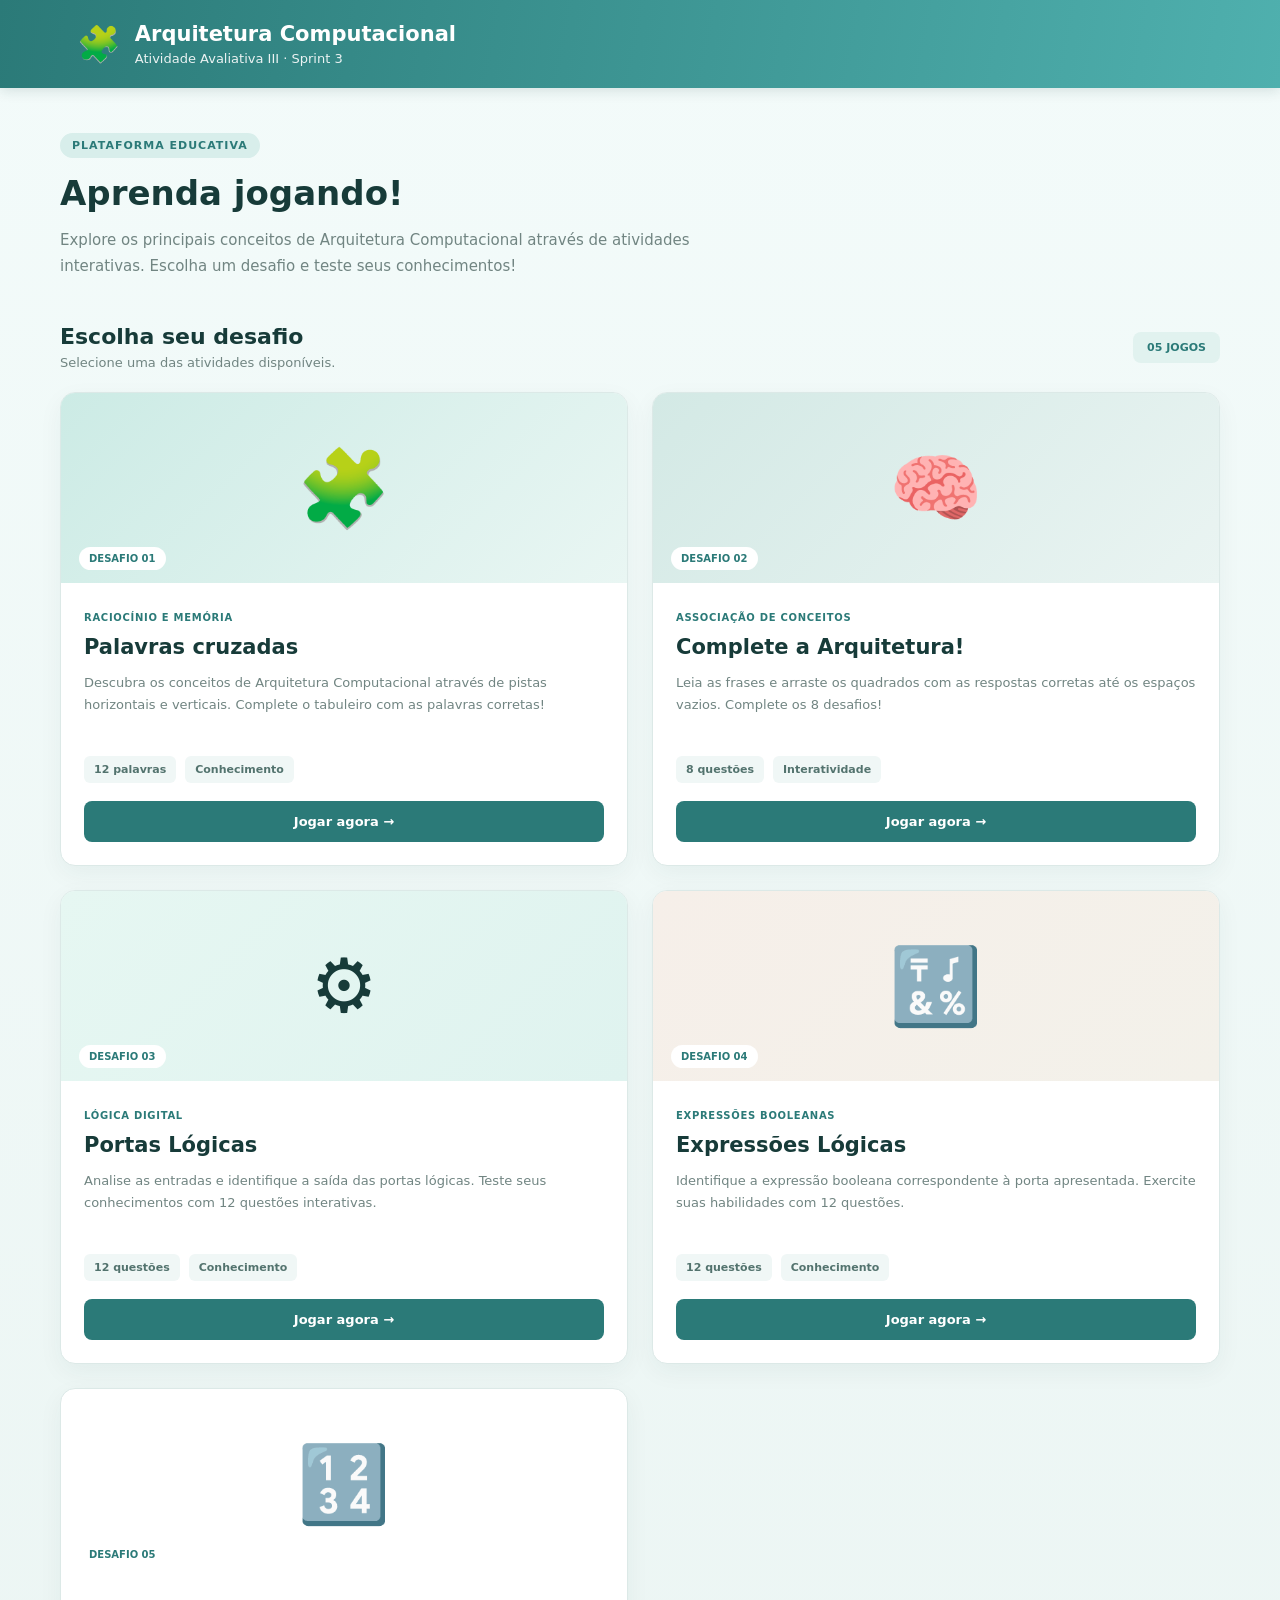
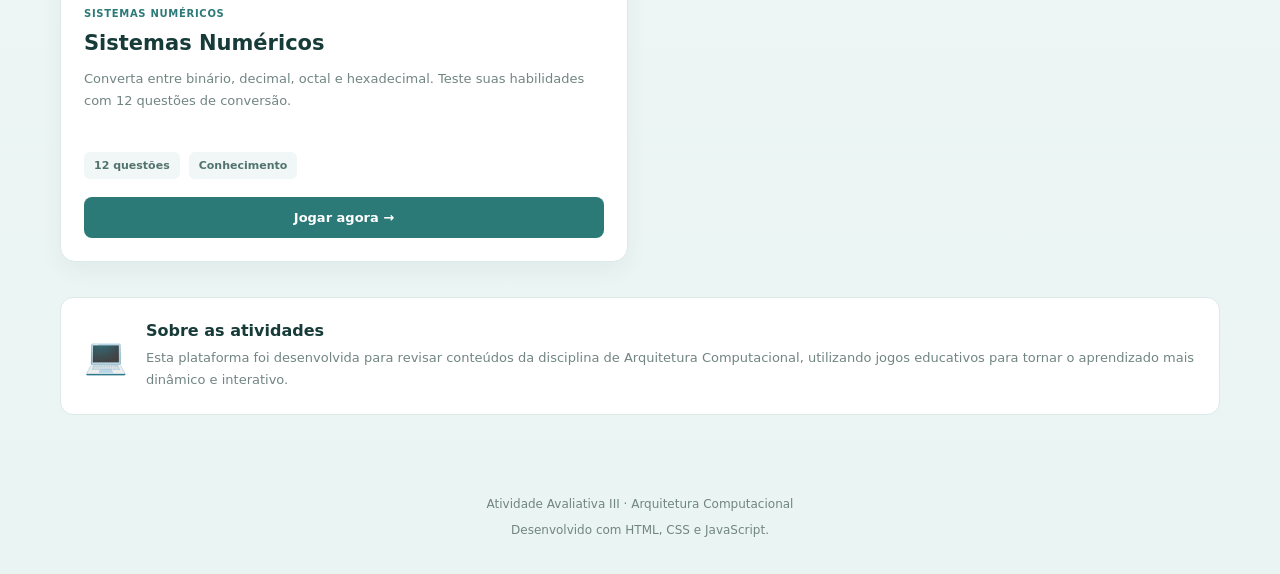
<file: index.html>
<!DOCTYPE html>
<html lang="pt-BR">

<head>
  <meta charset="UTF-8">
  <meta name="viewport" content="width=device-width, initial-scale=1.0">
  <meta name="theme-color" content="#2b7a78">

  <title>Arquitetura Computacional - Jogos Educativos</title>

  <link rel="stylesheet" href="home.css">
</head>

<body>

  <header>
    <div class="header-content">

      <div class="logo">🧩</div>

      <div>
        <h1>Arquitetura Computacional</h1>
        <p>Atividade Avaliativa III · Sprint 3</p>
      </div>

    </div>
  </header>

  <main>

    <section class="welcome">

      <span class="tag">PLATAFORMA EDUCATIVA</span>

      <h2>Aprenda jogando!</h2>

      <p>
        Explore os principais conceitos de Arquitetura Computacional
        através de atividades interativas. Escolha um desafio e
        teste seus conhecimentos!
      </p>

    </section>

    <section class="games-section">

      <div class="section-heading">

        <div>
          <h2>Escolha seu desafio</h2>
          <p>Selecione uma das atividades disponíveis.</p>
        </div>

        <span class="games-count">05 JOGOS</span>

      </div>

      <div class="games-grid">

        <!-- JOGO 01 -->

        <article class="game-card">

          <div class="game-image crossword-image">
            🧩
            <span>DESAFIO 01</span>
          </div>

          <div class="game-content">

            <span class="game-category">RACIOCÍNIO E MEMÓRIA</span>

            <h3>Palavras cruzadas</h3>

            <p>
              Descubra os conceitos de Arquitetura Computacional
              através de pistas horizontais e verticais.
              Complete o tabuleiro com as palavras corretas!
            </p>

            <div class="game-info">
              <span>12 palavras</span>
              <span>Conhecimento</span>
            </div>

            <a href="cruzadinha.html" class="game-button">
              Jogar agora →
            </a>

          </div>

        </article>

        <!-- JOGO 02 -->

        <article class="game-card">

          <div class="game-image association-image">
            🧠
            <span>DESAFIO 02</span>
          </div>

          <div class="game-content">

            <span class="game-category">ASSOCIAÇÃO DE CONCEITOS</span>

            <h3>Complete a Arquitetura!</h3>

            <p>
              Leia as frases e arraste os quadrados com as
              respostas corretas até os espaços vazios.
              Complete os 8 desafios!
            </p>

            <div class="game-info">
              <span>8 questões</span>
              <span>Interatividade</span>
            </div>

            <a href="associacao.html" class="game-button">
              Jogar agora →
            </a>

          </div>

        </article>

        <!-- JOGO 03 -->

        <article class="game-card">

          <div class="game-image logic-image">
            ⚙️
            <span>DESAFIO 03</span>
          </div>

          <div class="game-content">

            <span class="game-category">LÓGICA DIGITAL</span>

            <h3>Portas Lógicas</h3>

            <p>
              Analise as entradas e identifique a saída das portas lógicas.
              Teste seus conhecimentos com 12 questões interativas.
            </p>

            <div class="game-info">
              <span>12 questões</span>
              <span>Conhecimento</span>
            </div>

            <a href="portas-logicas.html" class="game-button">
              Jogar agora →
            </a>

          </div>

        </article>

        <!-- JOGO 04 -->

        <article class="game-card">

          <div class="game-image expressions-image">
            🔣
            <span>DESAFIO 04</span>
          </div>

          <div class="game-content">

            <span class="game-category">EXPRESSÕES BOOLEANAS</span>

            <h3>Expressões Lógicas</h3>

            <p>
              Identifique a expressão booleana correspondente à porta apresentada.
              Exercite suas habilidades com 12 questões.
            </p>

            <div class="game-info">
              <span>12 questões</span>
              <span>Conhecimento</span>
            </div>

            <a href="expressoes-logicas.html" class="game-button">
              Jogar agora →
            </a>

          </div>

        </article>
        <!-- JOGO 05 -->

        <article class="game-card">

          <div class="game-image numbers-image">
            🔢
            <span>DESAFIO 05</span>
          </div>

          <div class="game-content">

            <span class="game-category">SISTEMAS NUMÉRICOS</span>

            <h3>Sistemas Numéricos</h3>

            <p>
              Converta entre binário, decimal, octal e hexadecimal.
              Teste suas habilidades com 12 questões de conversão.
            </p>

            <div class="game-info">
              <span>12 questões</span>
              <span>Conhecimento</span>
            </div>

            <a href="sistema-numericos.html" class="game-button">
              Jogar agora →
            </a>

          </div>

        </article>
      </div>

    </section>

    <section class="about-section">

      <div class="about-icon">💻</div>

      <div>
        <h3>Sobre as atividades</h3>

        <p>
          Esta plataforma foi desenvolvida para revisar conteúdos
          da disciplina de Arquitetura Computacional, utilizando
          jogos educativos para tornar o aprendizado mais
          dinâmico e interativo.
        </p>
      </div>

    </section>

  </main>

  <footer>

    <p>Atividade Avaliativa III · Arquitetura Computacional</p>

    <p>Desenvolvido com HTML, CSS e JavaScript.</p>

  </footer>

</body>
</html>
</file>
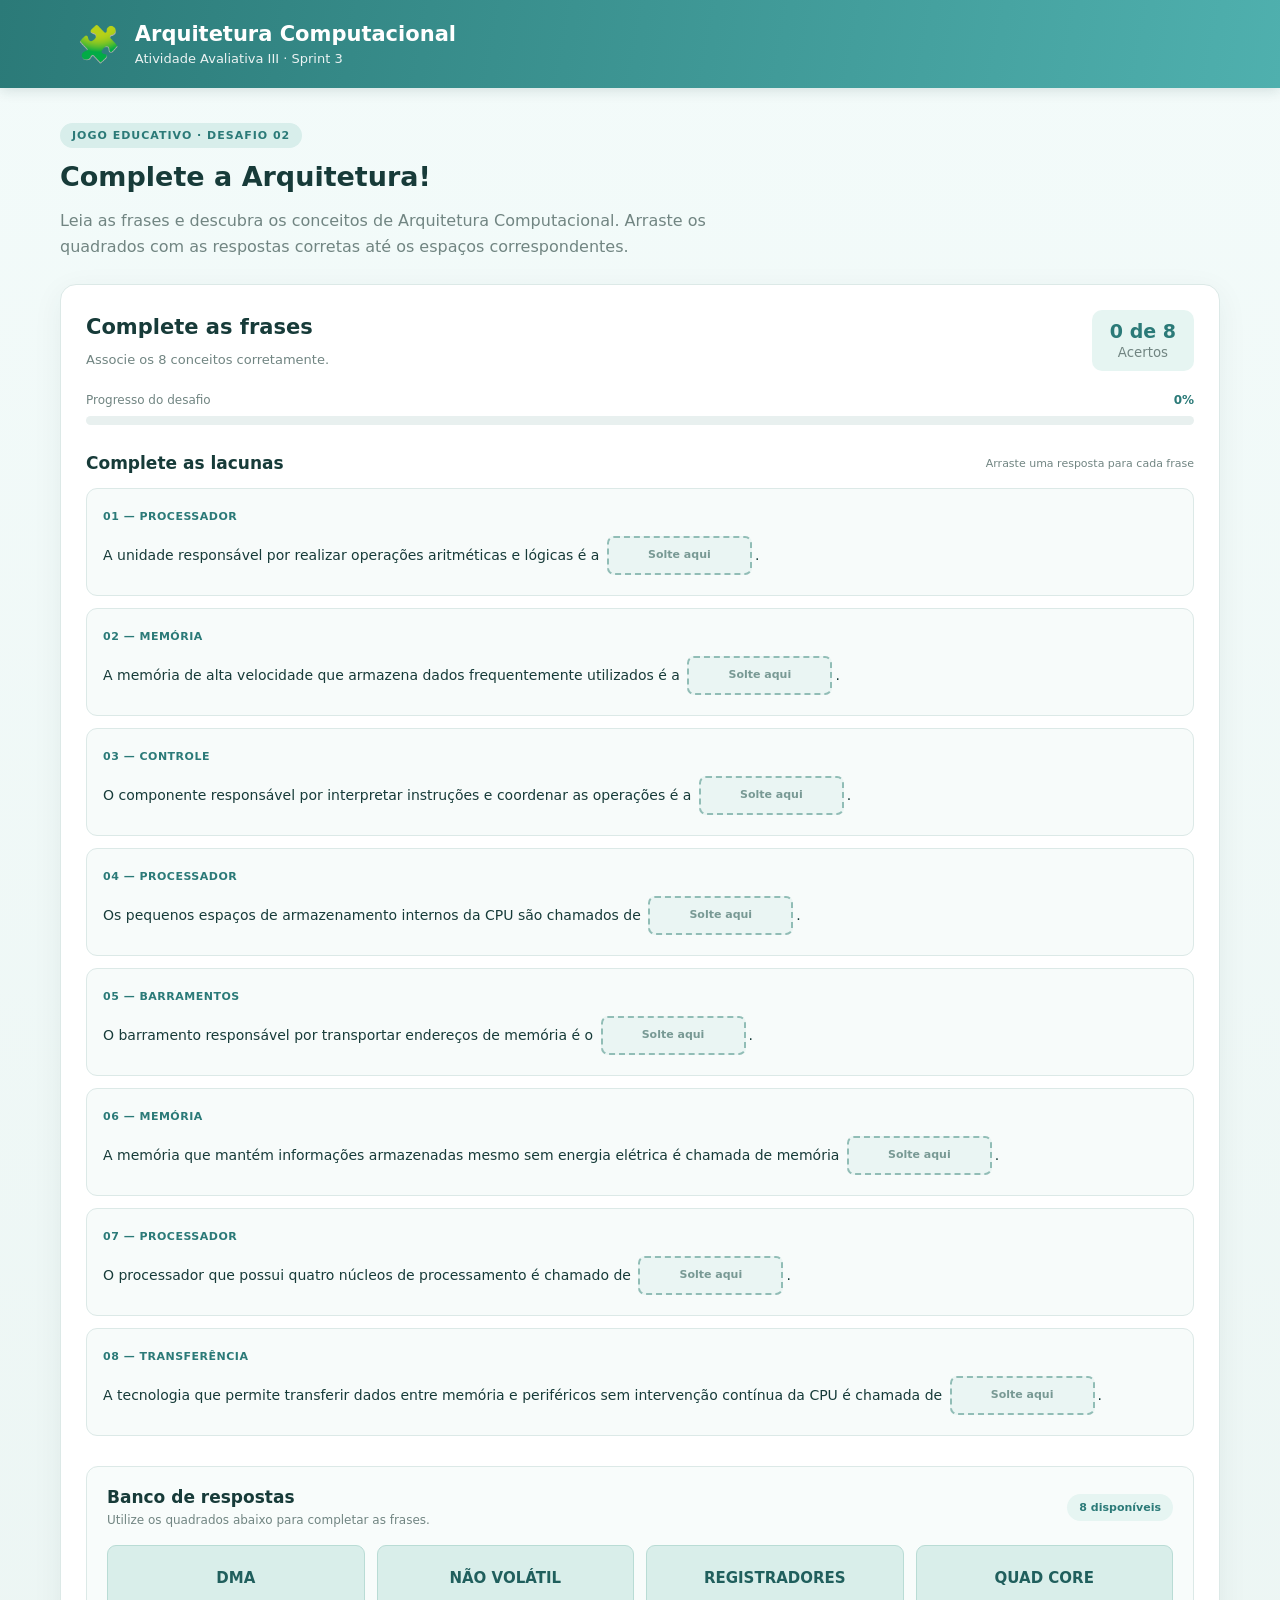
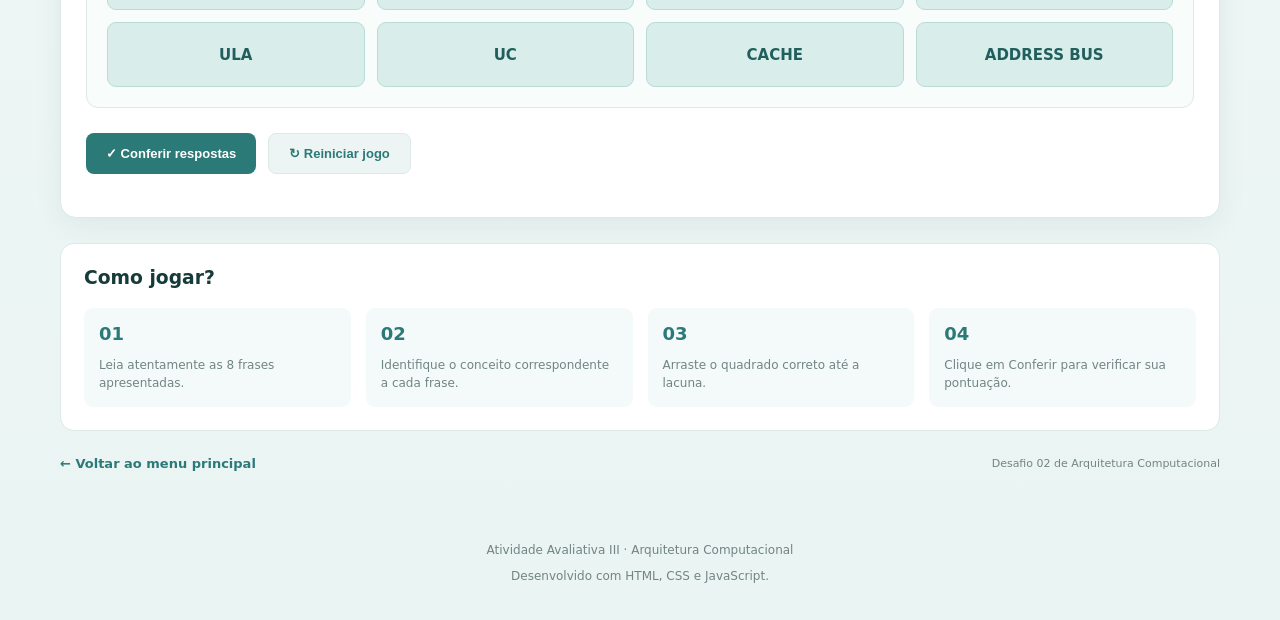
<file: associacao.html>
<!DOCTYPE html>
<html lang="pt-BR">
<head>
  <meta charset="UTF-8">
  <meta name="viewport" content="width=device-width, initial-scale=1.0">
  <meta name="theme-color" content="#2b7a78">

  <title>Arquitetura Computacional - Complete a Arquitetura</title>

  <link rel="stylesheet" href="associacao.css">
</head>

<body>

  <header>
    <div class="header-content">
      <div class="logo">🧩</div>
      <div>
        <h1>Arquitetura Computacional</h1>
        <p>Atividade Avaliativa III · Sprint 3</p>
      </div>
    </div>
  </header>

  <main>

    <section class="intro">
      <span class="tag">JOGO EDUCATIVO · DESAFIO 02</span>

      <h2>Complete a Arquitetura!</h2>

      <p>
        Leia as frases e descubra os conceitos de Arquitetura
        Computacional. Arraste os quadrados com as respostas
        corretas até os espaços correspondentes.
      </p>
    </section>

    <section class="game-panel">

      <div class="section-heading">

        <div>
          <h2>Complete as frases</h2>
          <p>Associe os 8 conceitos corretamente.</p>
        </div>

        <div class="counter">
          <span id="score">0 de 8</span>
          <small>Acertos</small>
        </div>

      </div>

      <div class="progress-container">
        <div class="progress-info">
          <span>Progresso do desafio</span>
          <strong id="progress-text">0%</strong>
        </div>

        <div class="progress-bar">
          <div id="progress-fill"></div>
        </div>
      </div>

      <div class="questions-container">

        <div class="questions-heading">
          <h3>Complete as lacunas</h3>
          <span>Arraste uma resposta para cada frase</span>
        </div>

        <div id="questions-list"></div>

      </div>

      <div class="answers-container">

        <div class="answers-heading">
          <div>
            <h3>Banco de respostas</h3>
            <p>Utilize os quadrados abaixo para completar as frases.</p>
          </div>

          <span class="answers-count" id="answers-count">
            8 disponíveis
          </span>
        </div>

        <div id="answers-bank" class="answers-bank"></div>

      </div>

      <div class="actions">

        <button
          type="button"
          id="check-button"
          class="primary-button">
          ✓ Conferir respostas
        </button>

        <button
          type="button"
          id="reset-button"
          class="secondary-button">
          ↻ Reiniciar jogo
        </button>

      </div>

      <div
        id="feedback"
        class="feedback"
        aria-live="polite">
      </div>

    </section>

    <section class="instructions">

      <h3>Como jogar?</h3>

      <div class="instruction-grid">

        <div>
          <span>01</span>
          <p>Leia atentamente as 8 frases apresentadas.</p>
        </div>

        <div>
          <span>02</span>
          <p>Identifique o conceito correspondente a cada frase.</p>
        </div>

        <div>
          <span>03</span>
          <p>Arraste o quadrado correto até a lacuna.</p>
        </div>

        <div>
          <span>04</span>
          <p>Clique em Conferir para verificar sua pontuação.</p>
        </div>

      </div>

    </section>

    <nav class="game-navigation">

      <a href="index.html" class="navigation-link">
        ← Voltar ao menu principal
      </a>

      <span>Desafio 02 de Arquitetura Computacional</span>

    </nav>

  </main>

  <footer>
    <p>Atividade Avaliativa III · Arquitetura Computacional</p>
    <p>Desenvolvido com HTML, CSS e JavaScript.</p>
  </footer>

  <script src="associacao.js"></script>

</body>
</html>
</file>
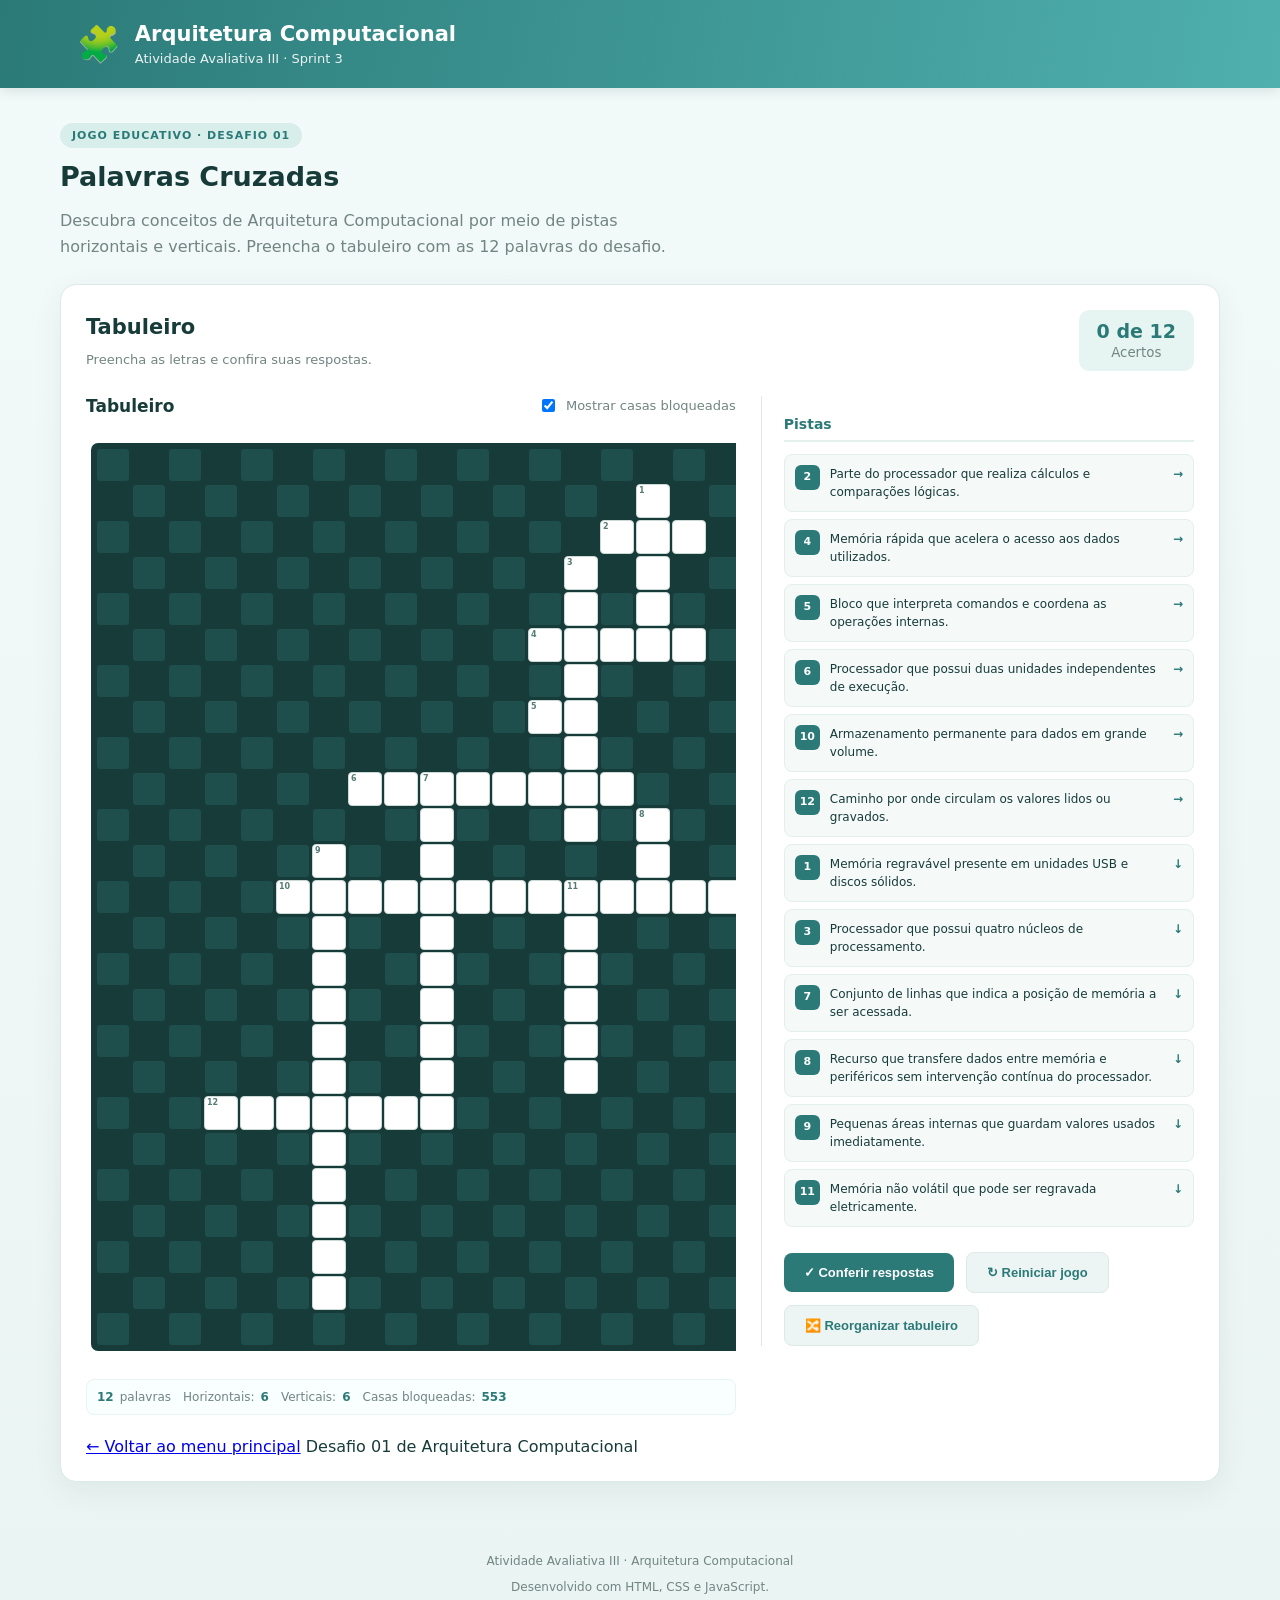
<file: cruzadinha.html>
<!DOCTYPE html>
<html lang="pt-BR">
<head>
  <meta charset="UTF-8">
  <meta name="viewport" content="width=device-width, initial-scale=1.0">
  <meta name="theme-color" content="#2b7a78">
  <title>Arquitetura Computacional - Palavras Cruzadas</title>
  <link rel="stylesheet" href="style.css">
</head>

<body>

  <header>
    <div class="header-content">
      <div class="logo">🧩</div>
      <div>
        <h1>Arquitetura Computacional</h1>
        <p>Atividade Avaliativa III · Sprint 3</p>
      </div>
    </div>
  </header>

  <main>

    <section class="intro">
      <span class="tag">JOGO EDUCATIVO · DESAFIO 01</span>
      <h2>Palavras Cruzadas</h2>
      <p>Descubra conceitos de Arquitetura Computacional por meio de pistas horizontais e verticais. Preencha o tabuleiro com as 12 palavras do desafio.</p>
    </section>

    <section class="game-panel">

      <div class="section-heading">
        <div>
          <h2>Tabuleiro</h2>
          <p>Preencha as letras e confira suas respostas.</p>
        </div>

        <div class="counter">
          <span id="score">0 de 12</span>
          <small>Acertos</small>
        </div>

      </div>

      <div class="game-layout">

        <div class="board-container">

          <div class="board-title">
            <h3>Tabuleiro</h3>
            <div>
              <label class="toggle-black-label">
                <input id="toggle-black" type="checkbox" checked>
                Mostrar casas bloqueadas
              </label>
            </div>
          </div>

          <div class="board-scroll">
            <div id="crossword-grid" class="crossword-grid"></div>
          </div>

          <div class="legend dynamic-legend" id="dynamic-legend"></div>

        </div>

        <aside class="clues-container">

          <div class="clue-section">
            <h4>Pistas</h4>
            <div id="across-clues"></div>
            <div id="down-clues"></div>
          </div>

          <div id="fix-panel" style="margin-top:14px"></div>

          <div class="actions">
            <button id="check-button" class="primary-button">✓ Conferir respostas</button>
            <button id="reset-button" class="secondary-button">↻ Reiniciar jogo</button>
            <button id="improve-button" class="secondary-button">🔀 Reorganizar tabuleiro</button>
          </div>

          <div id="feedback" class="feedback" aria-live="polite"></div>

        </aside>

      </div>

      <nav class="game-navigation" style="margin-top:22px">
        <a href="index.html" class="navigation-link">← Voltar ao menu principal</a>
        <span>Desafio 01 de Arquitetura Computacional</span>
      </nav>

    </section>

  </main>

  <footer>
    <p>Atividade Avaliativa III · Arquitetura Computacional</p>
    <p>Desenvolvido com HTML, CSS e JavaScript.</p>
  </footer>

  <script src="script.js"></script>

</body>
</html>
</file>
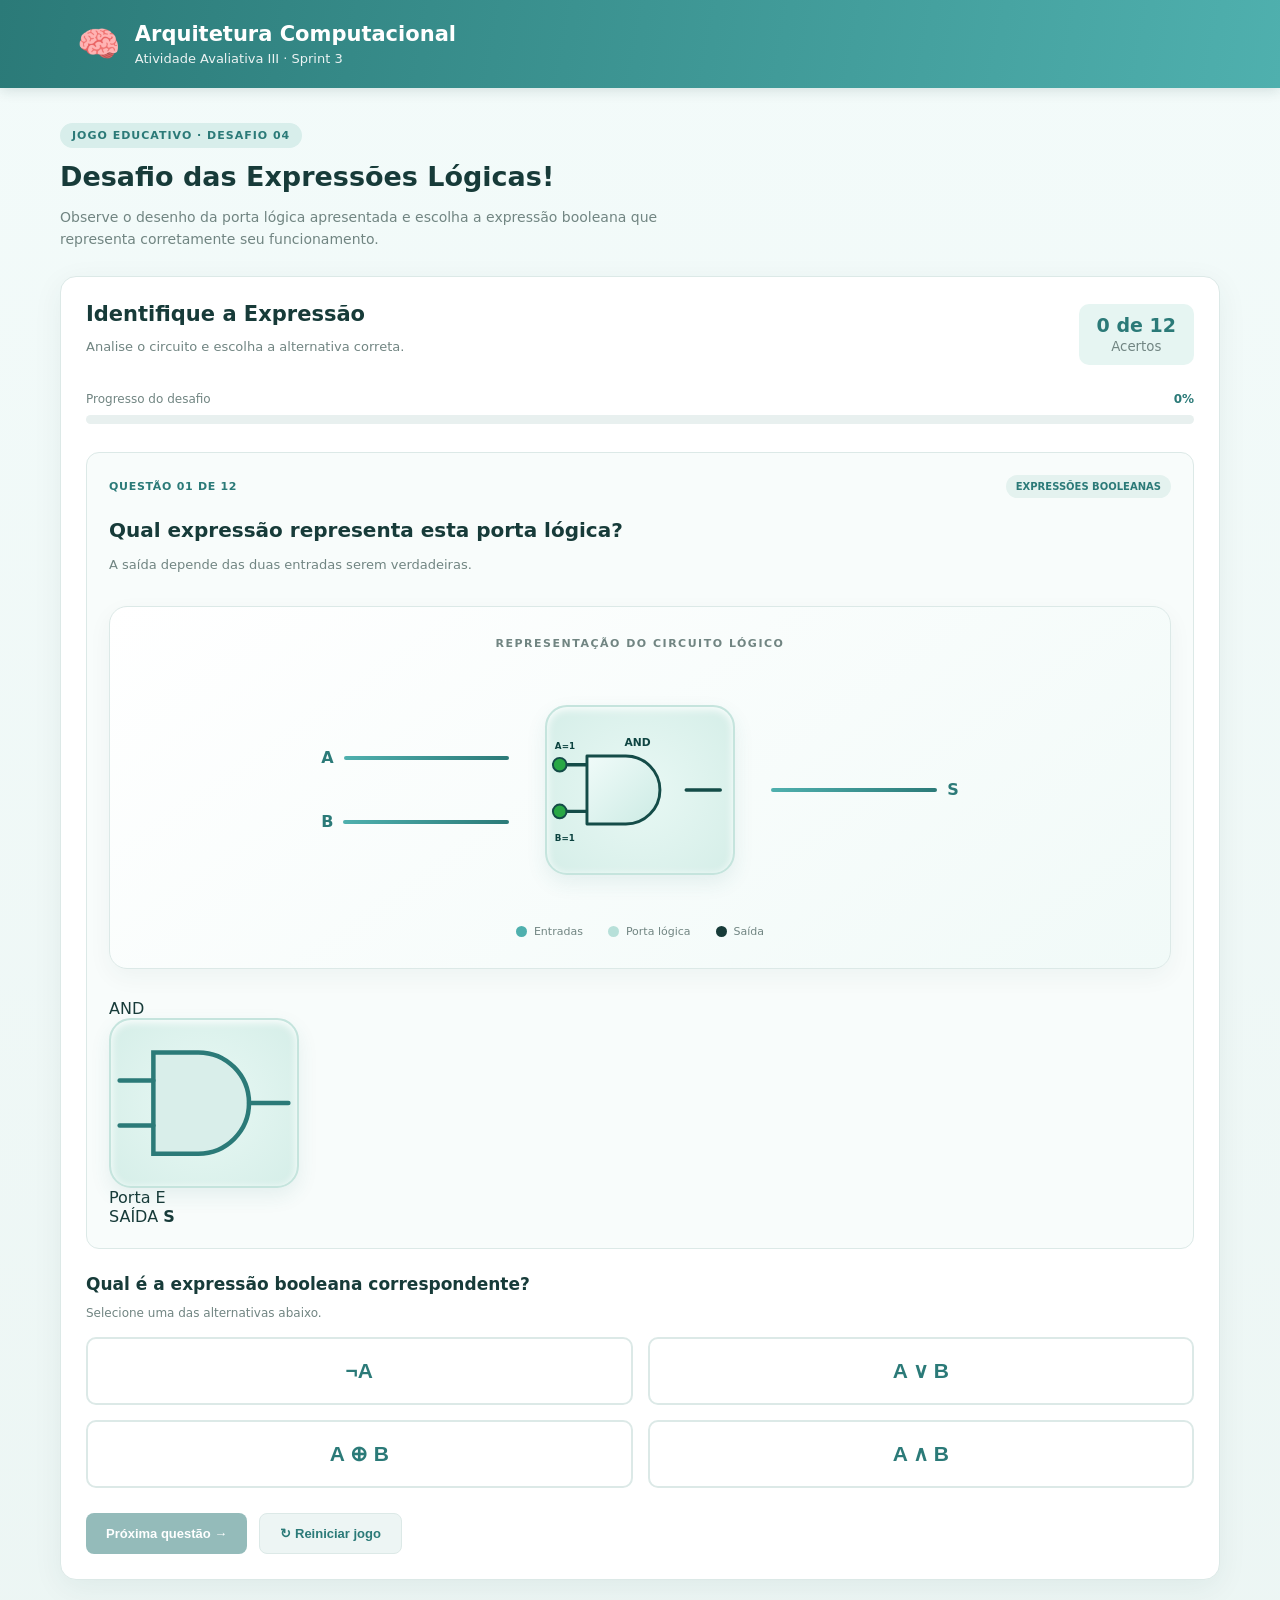
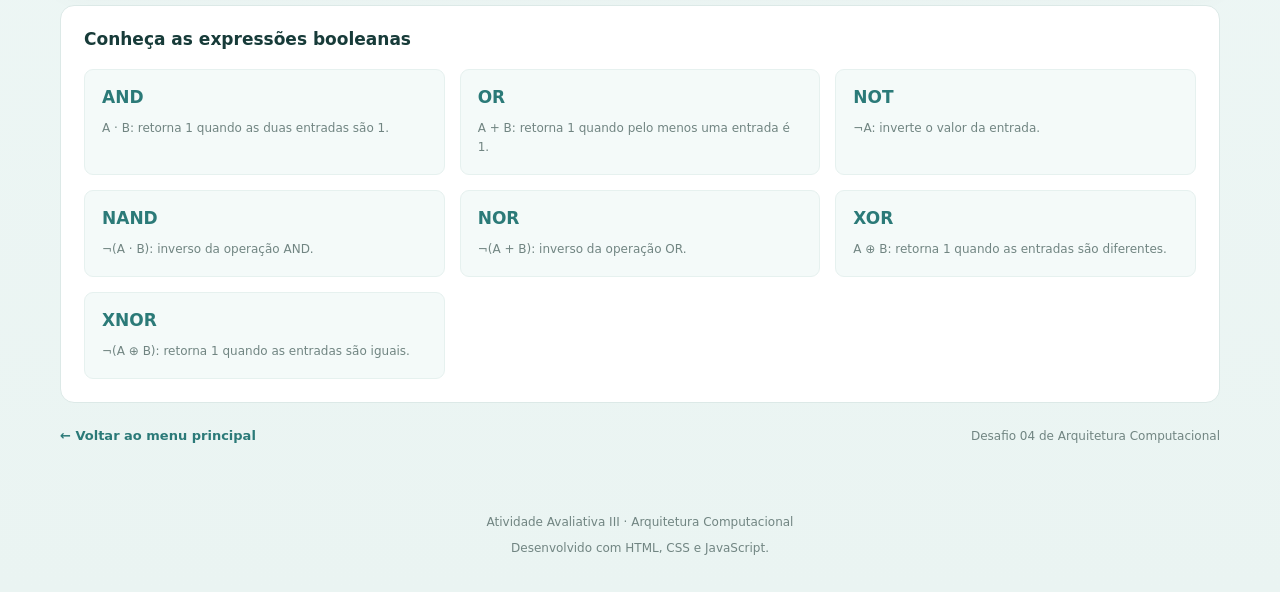
<file: expressoes-logicas.html>
<!DOCTYPE html>
<html lang="pt-BR">

<head>
  <meta charset="UTF-8">
  <meta name="viewport" content="width=device-width, initial-scale=1.0">
  <meta name="theme-color" content="#2b7a78">

  <title>Arquitetura Computacional - Expressões Lógicas</title>

  <link rel="stylesheet" href="expressoes-logicas.css">
</head>

<body>

  <header>
    <div class="header-content">
      <div class="logo">🧠</div>

      <div>
        <h1>Arquitetura Computacional</h1>
        <p>Atividade Avaliativa III · Sprint 3</p>
      </div>
    </div>
  </header>

  <main>

    <!-- APRESENTAÇÃO -->

    <section class="intro">

      <span class="tag">JOGO EDUCATIVO · DESAFIO 04</span>

      <h2>Desafio das Expressões Lógicas!</h2>

      <p>
        Observe o desenho da porta lógica apresentada
        e escolha a expressão booleana que representa
        corretamente seu funcionamento.
      </p>

    </section>

    <!-- PAINEL DO JOGO -->

    <section class="game-panel">

      <div class="section-heading">

        <div>
          <h2>Identifique a Expressão</h2>
          <p>Analise o circuito e escolha a alternativa correta.</p>
        </div>

        <div class="counter">
          <span id="score">0 de 12</span>
          <small>Acertos</small>
        </div>

      </div>

      <!-- PROGRESSO -->

      <div class="progress-container">

        <div class="progress-info">
          <span>Progresso do desafio</span>
          <strong id="progress-text">0%</strong>
        </div>

        <div class="progress-bar">
          <div id="progress-fill"></div>
        </div>

      </div>

      <!-- QUESTÃO -->

      <div class="question-container">

        <div class="question-header">

          <span id="question-number">
            QUESTÃO 01 DE 12
          </span>

          <span id="question-category">
            EXPRESSÕES BOOLEANAS
          </span>

        </div>

        <h3 id="question-title">
          Qual expressão representa esta porta lógica?
        </h3>

        <p id="question-description">
          Observe as entradas e a representação da porta.
        </p>

        <!-- DESENHO DA PORTA -->

        
<div class="circuit-container">

  <h4 class="circuit-title">REPRESENTAÇÃO DO CIRCUITO LÓGICO</h4>

  <div class="circuit">

    <div class="circuit-inputs">

      <div class="input-line">
        <span>A</span>
        <div class="wire"></div>
      </div>

      <div class="input-line" id="input-b-container">
        <span>B</span>
        <div class="wire"></div>
      </div>

    </div>

    <div class="gate-wrapper">

      <div class="gate-symbol" id="gate-symbol">
        <!-- SVG gerado pelo JavaScript -->
      </div>

    </div>

    <div class="output-line">
      <div class="wire"></div>
      <span>S</span>
    </div>

  </div>

  <div class="circuit-legend">

    <span>
      <i class="legend-input"></i>
      Entradas
    </span>

    <span>
      <i class="legend-gate"></i>
      Porta lógica
    </span>

    <span>
      <i class="legend-output"></i>
      Saída
    </span>

  </div>

</div>


          <div class="logic-gate">

            <span class="gate-label" id="gate-name">
              AND
            </span>

            <div class="gate-symbol" id="gate-symbol">

              <svg
                id="gate-drawing"
                viewBox="0 0 160 110"
                width="160"
                height="110"
                xmlns="http://www.w3.org/2000/svg">

                <path
                  d="M35 10 H75 A45 45 0 0 1 75 100 H35 Z"
                  fill="#d9eeea"
                  stroke="#2b7a78"
                  stroke-width="4"/>

                <path
                  d="M5 35 H35 M5 75 H35 M120 55 H155"
                  stroke="#2b7a78"
                  stroke-width="4"
                  fill="none"
                  stroke-linecap="round"/>

              </svg>

            </div>

            <span class="gate-description" id="gate-description">
              Porta E
            </span>

          </div>

          <div class="circuit-output">

            <span>SAÍDA</span>

            <strong>S</strong>

          </div>

        </div>

        <!-- ALTERNATIVAS -->

        <div class="answer-container">

          <h3>Qual é a expressão booleana correspondente?</h3>

          <p>Selecione uma das alternativas abaixo.</p>

          <div class="answer-options" id="answer-options">

            <button type="button" class="answer-button" data-answer="0">
              A + B
            </button>

            <button type="button" class="answer-button" data-answer="1">
              A · B
            </button>

            <button type="button" class="answer-button" data-answer="2">
              ¬A
            </button>

            <button type="button" class="answer-button" data-answer="3">
              A ⊕ B
            </button>

          </div>

        </div>

        <!-- FEEDBACK -->

        <div
          id="feedback"
          class="feedback"
          aria-live="polite">
        </div>

        <!-- CONTROLES -->

        <div class="actions">

          <button
            type="button"
            id="next-button"
            class="primary-button"
            disabled>
            Próxima questão →
          </button>

          <button
            type="button"
            id="reset-button"
            class="secondary-button">
            ↻ Reiniciar jogo
          </button>

        </div>

      </div>

    </section>

    <!-- MATERIAL DE APOIO -->

    <section class="instructions">

      <h3>Conheça as expressões booleanas</h3>

      <div class="instruction-grid">

        <div>
          <span>AND</span>
          <p>
            A · B: retorna 1 quando as duas entradas são 1.
          </p>
        </div>

        <div>
          <span>OR</span>
          <p>
            A + B: retorna 1 quando pelo menos uma entrada é 1.
          </p>
        </div>

        <div>
          <span>NOT</span>
          <p>
            ¬A: inverte o valor da entrada.
          </p>
        </div>

        <div>
          <span>NAND</span>
          <p>
            ¬(A · B): inverso da operação AND.
          </p>
        </div>

        <div>
          <span>NOR</span>
          <p>
            ¬(A + B): inverso da operação OR.
          </p>
        </div>

        <div>
          <span>XOR</span>
          <p>
            A ⊕ B: retorna 1 quando as entradas são diferentes.
          </p>
        </div>

        <div>
          <span>XNOR</span>
          <p>
            ¬(A ⊕ B): retorna 1 quando as entradas são iguais.
          </p>
        </div>

      </div>

    </section>

    <!-- NAVEGAÇÃO -->

    <nav class="game-navigation">

      <a href="index.html" class="navigation-link">
        ← Voltar ao menu principal
      </a>

      <span>Desafio 04 de Arquitetura Computacional</span>

    </nav>

  </main>

  <footer>

    <p>Atividade Avaliativa III · Arquitetura Computacional</p>

    <p>Desenvolvido com HTML, CSS e JavaScript.</p>

  </footer>

  <script src="expressoes-logicas.js"></script>

</body>
</html>
</file>
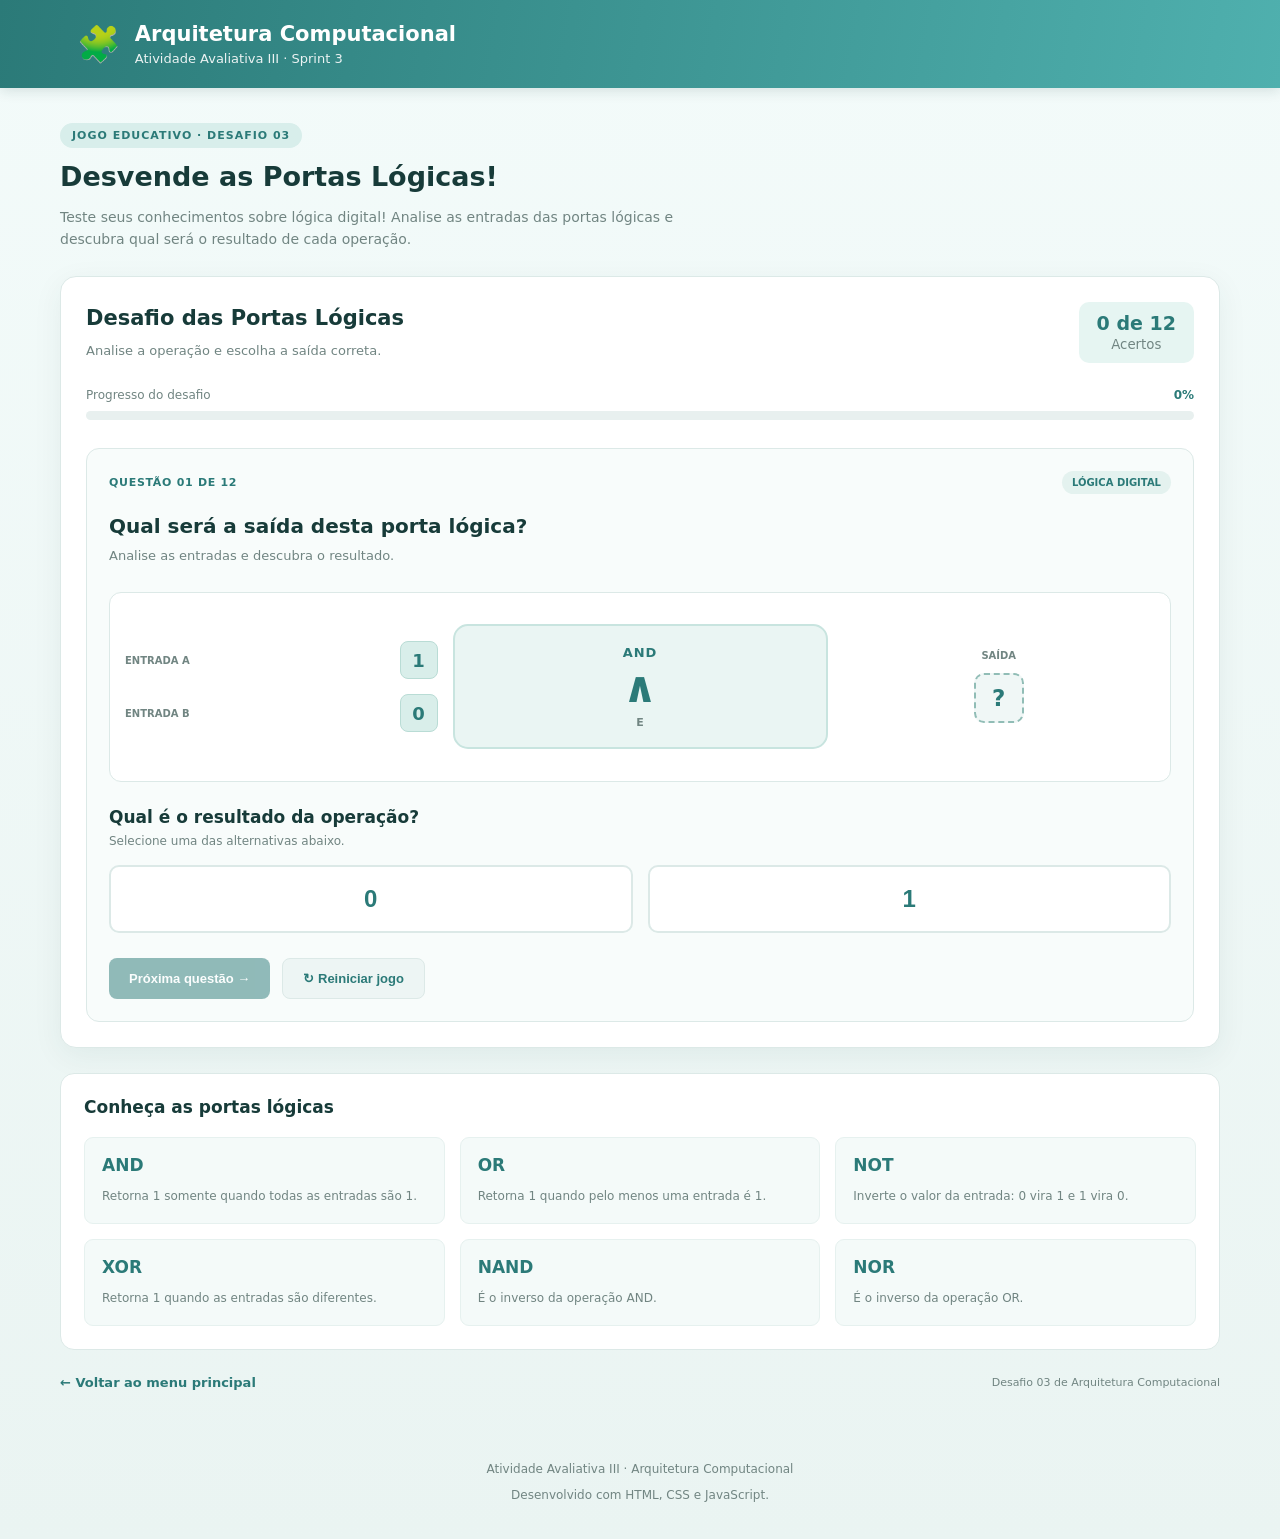
<file: portas-logicas.html>
<!DOCTYPE html>
<html lang="pt-BR">

<head>
  <meta charset="UTF-8">
  <meta name="viewport" content="width=device-width, initial-scale=1.0">
  <meta name="theme-color" content="#2b7a78">

  <title>Arquitetura Computacional - Portas Lógicas</title>

  <link rel="stylesheet" href="portas-logicas.css">
</head>

<body>

  <header>
    <div class="header-content">

      <div class="logo">🧩</div>

      <div>
        <h1>Arquitetura Computacional</h1>
        <p>Atividade Avaliativa III · Sprint 3</p>
      </div>

    </div>
  </header>

  <main>

    <!-- APRESENTAÇÃO -->

    <section class="intro">

      <span class="tag">JOGO EDUCATIVO · DESAFIO 03</span>

      <h2>Desvende as Portas Lógicas!</h2>

      <p>
        Teste seus conhecimentos sobre lógica digital!
        Analise as entradas das portas lógicas e descubra
        qual será o resultado de cada operação.
      </p>

    </section>

    <!-- PAINEL DO JOGO -->

    <section class="game-panel">

      <div class="section-heading">

        <div>
          <h2>Desafio das Portas Lógicas</h2>
          <p>Analise a operação e escolha a saída correta.</p>
        </div>

        <div class="counter">
          <span id="score">0 de 12</span>
          <small>Acertos</small>
        </div>

      </div>

      <!-- PROGRESSO -->

      <div class="progress-container">

        <div class="progress-info">
          <span>Progresso do desafio</span>
          <strong id="progress-text">0%</strong>
        </div>

        <div class="progress-bar">
          <div id="progress-fill"></div>
        </div>

      </div>

      <!-- QUESTÃO -->

      <div class="question-container">

        <div class="question-header">

          <span id="question-number">QUESTÃO 01 DE 12</span>

          <span id="question-category">
            LÓGICA DIGITAL
          </span>

        </div>

        <h3 id="question-title">
          Qual será a saída desta porta lógica?
        </h3>

        <p id="question-description">
          Analise as entradas e descubra o resultado.
        </p>

        <!-- CIRCUITO -->

        <div class="circuit-container">

          <div class="circuit-inputs">

            <div class="input-value">
              <span>ENTRADA A</span>
              <strong id="input-a">1</strong>
            </div>

            <div class="input-value">
              <span>ENTRADA B</span>
              <strong id="input-b">1</strong>
            </div>

          </div>

          <div class="logic-gate">

            <span class="gate-label" id="gate-name">
              AND
            </span>

            <div class="gate-symbol" id="gate-symbol">
              ∧
            </div>

            <span class="gate-description" id="gate-description">
              E
            </span>

          </div>

          <div class="circuit-output">

            <span>SAÍDA</span>

            <strong id="output-value">?</strong>

          </div>

        </div>

        <!-- PERGUNTA -->

        <div class="answer-container">

          <h3>Qual é o resultado da operação?</h3>

          <p>Selecione uma das alternativas abaixo.</p>

          <div class="answer-options">

            <button
              type="button"
              class="answer-button"
              data-answer="0">
              0
            </button>

            <button
              type="button"
              class="answer-button"
              data-answer="1">
              1
            </button>

          </div>

        </div>

        <!-- FEEDBACK -->

        <div
          id="feedback"
          class="feedback"
          aria-live="polite">
        </div>

        <!-- CONTROLES -->

        <div class="actions">

          <button
            type="button"
            id="next-button"
            class="primary-button"
            disabled>
            Próxima questão →
          </button>

          <button
            type="button"
            id="reset-button"
            class="secondary-button">
            ↻ Reiniciar jogo
          </button>

        </div>

      </div>

    </section>

    <!-- INFORMAÇÕES -->

    <section class="instructions">

      <h3>Conheça as portas lógicas</h3>

      <div class="instruction-grid">

        <div>
          <span>AND</span>
          <p>
            Retorna 1 somente quando todas as entradas são 1.
          </p>
        </div>

        <div>
          <span>OR</span>
          <p>
            Retorna 1 quando pelo menos uma entrada é 1.
          </p>
        </div>

        <div>
          <span>NOT</span>
          <p>
            Inverte o valor da entrada: 0 vira 1 e 1 vira 0.
          </p>
        </div>

        <div>
          <span>XOR</span>
          <p>
            Retorna 1 quando as entradas são diferentes.
          </p>
        </div>

        <div>
          <span>NAND</span>
          <p>
            É o inverso da operação AND.
          </p>
        </div>

        <div>
          <span>NOR</span>
          <p>
            É o inverso da operação OR.
          </p>
        </div>

      </div>

    </section>

    <!-- NAVEGAÇÃO -->

    <nav class="game-navigation">

      <a href="index.html" class="navigation-link">
        ← Voltar ao menu principal
      </a>

      <span>Desafio 03 de Arquitetura Computacional</span>

    </nav>

  </main>

  <footer>

    <p>Atividade Avaliativa III · Arquitetura Computacional</p>

    <p>Desenvolvido com HTML, CSS e JavaScript.</p>

  </footer>

  <script src="portas-logicas.js"></script>

</body>
</html>
</file>
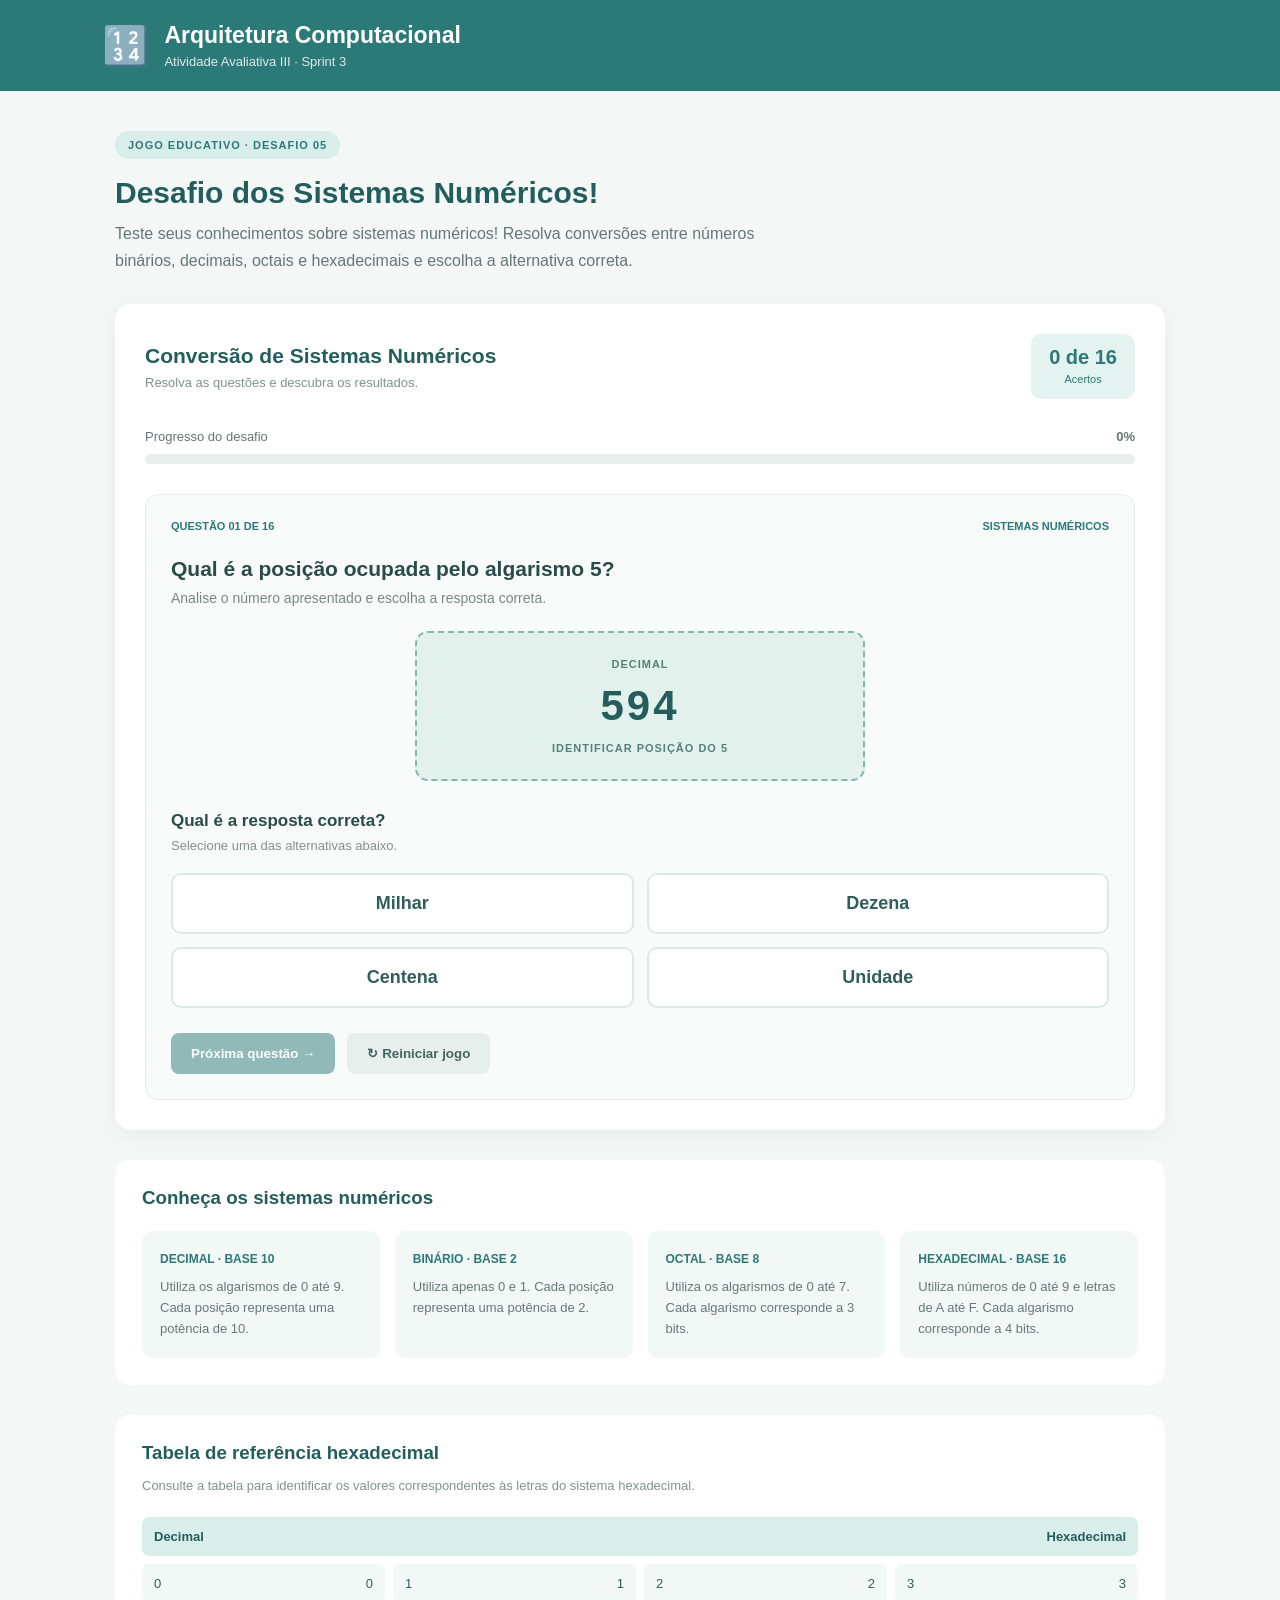
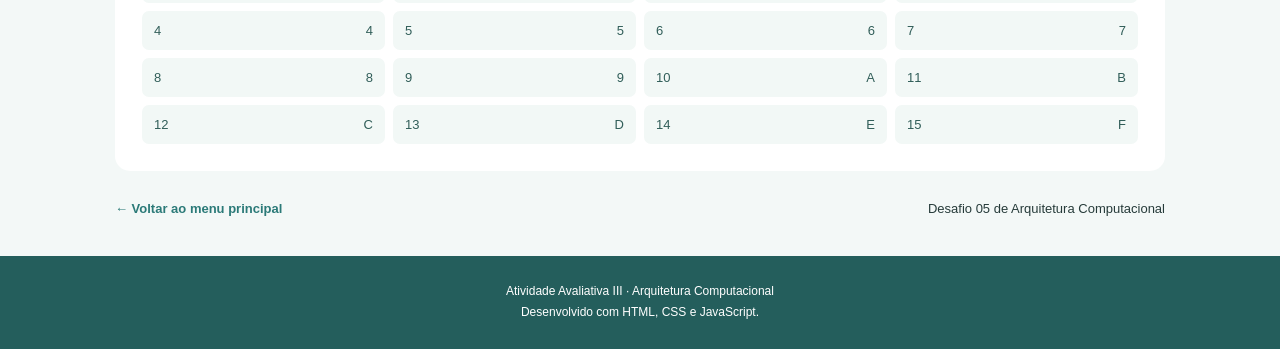
<file: sistema-numericos.html>
<!DOCTYPE html>
<html lang="pt-BR">

<head>
  <meta charset="UTF-8">
  <meta name="viewport" content="width=device-width, initial-scale=1.0">
  <meta name="theme-color" content="#2b7a78">

  <title>Arquitetura Computacional - Sistemas Numéricos</title>

  <link rel="stylesheet" href="sistema-numericos.css">
</head>

<body>

  <header>
    <div class="header-content">

      <div class="logo">🔢</div>

      <div>
        <h1>Arquitetura Computacional</h1>
        <p>Atividade Avaliativa III · Sprint 3</p>
      </div>

    </div>
  </header>

  <main>

    <!-- APRESENTAÇÃO -->

    <section class="intro">

      <span class="tag">JOGO EDUCATIVO · DESAFIO 05</span>

      <h2>Desafio dos Sistemas Numéricos!</h2>

      <p>
        Teste seus conhecimentos sobre sistemas numéricos!
        Resolva conversões entre números binários, decimais,
        octais e hexadecimais e escolha a alternativa correta.
      </p>

    </section>

    <!-- PAINEL DO JOGO -->

    <section class="game-panel">

      <div class="section-heading">

        <div>
          <h2>Conversão de Sistemas Numéricos</h2>
          <p>Resolva as questões e descubra os resultados.</p>
        </div>

        <div class="counter">
          <span id="score">0 de 16</span>
          <small>Acertos</small>
        </div>

      </div>

      <!-- PROGRESSO -->

      <div class="progress-container">

        <div class="progress-info">
          <span>Progresso do desafio</span>
          <strong id="progress-text">0%</strong>
        </div>

        <div class="progress-bar">
          <div id="progress-fill"></div>
        </div>

      </div>

      <!-- QUESTÃO -->

      <div class="question-container">

        <div class="question-header">

          <span id="question-number">
            QUESTÃO 01 DE 16
          </span>

          <span id="question-category">
            SISTEMAS NUMÉRICOS
          </span>

        </div>

        <h3 id="question-title">
          Qual é o resultado da conversão?
        </h3>

        <p id="question-description">
          Analise o número apresentado e escolha a resposta.
        </p>

        <!-- NÚMERO -->

        <div class="number-container">

          <span id="number-origin">BINÁRIO</span>

          <strong id="number-value">1010</strong>

          <span id="number-destination">
            CONVERTER PARA DECIMAL
          </span>

        </div>

        <!-- ALTERNATIVAS -->

        <div class="answer-container">

          <h3>Qual é a resposta correta?</h3>

          <p>Selecione uma das alternativas abaixo.</p>

          <div class="answer-options" id="answer-options">

          </div>

        </div>

        <!-- EXPLICAÇÃO -->

        <div
          id="feedback"
          class="feedback"
          aria-live="polite">
        </div>

        <!-- CONTROLES -->

        <div class="actions">

          <button
            type="button"
            id="next-button"
            class="primary-button"
            disabled>
            Próxima questão →
          </button>

          <button
            type="button"
            id="reset-button"
            class="secondary-button">
            ↻ Reiniciar jogo
          </button>

        </div>

      </div>

    </section>

    <!-- MATERIAL DE APOIO -->

    <section class="instructions">

      <h3>Conheça os sistemas numéricos</h3>

      <div class="instruction-grid">

        <div>
          <span>DECIMAL · BASE 10</span>
          <p>
            Utiliza os algarismos de 0 até 9.
            Cada posição representa uma potência de 10.
          </p>
        </div>

        <div>
          <span>BINÁRIO · BASE 2</span>
          <p>
            Utiliza apenas 0 e 1.
            Cada posição representa uma potência de 2.
          </p>
        </div>

        <div>
          <span>OCTAL · BASE 8</span>
          <p>
            Utiliza os algarismos de 0 até 7.
            Cada algarismo corresponde a 3 bits.
          </p>
        </div>

        <div>
          <span>HEXADECIMAL · BASE 16</span>
          <p>
            Utiliza números de 0 até 9 e letras de A até F.
            Cada algarismo corresponde a 4 bits.
          </p>
        </div>

      </div>

    </section>

    <!-- TABELA DE APOIO -->

    <section class="reference-section">

      <h3>Tabela de referência hexadecimal</h3>

      <p>
        Consulte a tabela para identificar os valores
        correspondentes às letras do sistema hexadecimal.
      </p>

      <div class="reference-table">

        <div><strong>Decimal</strong><strong>Hexadecimal</strong></div>
        <div><span>0</span><span>0</span></div>
        <div><span>1</span><span>1</span></div>
        <div><span>2</span><span>2</span></div>
        <div><span>3</span><span>3</span></div>
        <div><span>4</span><span>4</span></div>
        <div><span>5</span><span>5</span></div>
        <div><span>6</span><span>6</span></div>
        <div><span>7</span><span>7</span></div>
        <div><span>8</span><span>8</span></div>
        <div><span>9</span><span>9</span></div>
        <div><span>10</span><span>A</span></div>
        <div><span>11</span><span>B</span></div>
        <div><span>12</span><span>C</span></div>
        <div><span>13</span><span>D</span></div>
        <div><span>14</span><span>E</span></div>
        <div><span>15</span><span>F</span></div>

      </div>

    </section>

    <!-- NAVEGAÇÃO -->

    <nav class="game-navigation">

      <a href="index.html" class="navigation-link">
        ← Voltar ao menu principal
      </a>

      <span>Desafio 05 de Arquitetura Computacional</span>

    </nav>

  </main>

  <footer>

    <p>Atividade Avaliativa III · Arquitetura Computacional</p>

    <p>Desenvolvido com HTML, CSS e JavaScript.</p>

  </footer>

  <script src="sistema-numericos.js"></script>

</body>
</html>
</file>
<file: home.css>
:root {
  --bg: #f1f7f6;
  --card: #ffffff;
  --accent: #2b7a78;
  --accent-light: #4fb0ae;
  --text: #173b39;
  --muted: #718582;
  --border: #dce9e7;
}

* {
  box-sizing: border-box;
}

body {
  margin: 0;
  font-family: Inter, system-ui, Arial, sans-serif;
  color: var(--text);
  background: linear-gradient(180deg, #f3fbfa, #eaf4f2);
  min-height: 100vh;
}

/* CABEÇALHO */

header {
  background: linear-gradient(
    100deg,
    var(--accent),
    var(--accent-light)
  );

  color: white;
  padding: 22px 6%;
  box-shadow: 0 3px 12px #153f3b22;
}

.header-content {
  max-width: 1200px;
  margin: auto;
  display: flex;
  align-items: center;
  gap: 14px;
}

.logo {
  font-size: 35px;
}

header h1 {
  font-size: 21px;
  margin: 0;
}

header p {
  margin: 5px 0 0;
  font-size: 13px;
  opacity: .9;
}

/* CONTEÚDO */

main {
  max-width: 1200px;
  margin: 45px auto;
  padding: 0 20px;
}

/* APRESENTAÇÃO */

.welcome {
  margin-bottom: 45px;
}

.tag {
  display: inline-block;
  background: #d8eeeb;
  color: var(--accent);
  padding: 6px 12px;
  border-radius: 20px;
  font-size: 11px;
  font-weight: 800;
  letter-spacing: 1px;
}

.welcome h2 {
  margin: 15px 0 8px;
  font-size: 34px;
}

.welcome p {
  color: var(--muted);
  line-height: 1.7;
  max-width: 650px;
  font-size: 15px;
}

/* TÍTULO DOS JOGOS */

.section-heading {
  display: flex;
  align-items: center;
  justify-content: space-between;
  gap: 15px;
  margin-bottom: 22px;
}

.section-heading h2 {
  margin: 0;
  font-size: 22px;
}

.section-heading p {
  margin: 6px 0 0;
  color: var(--muted);
  font-size: 13px;
}

.games-count {
  background: #e1f2ef;
  color: var(--accent);
  padding: 9px 14px;
  border-radius: 8px;
  font-size: 11px;
  font-weight: 800;
}

/* CARTÕES */

.games-grid {
  display: grid;
  grid-template-columns: repeat(2, minmax(0, 1fr));
  gap: 24px;
}

.game-card {
  background: white;
  border: 1px solid var(--border);
  border-radius: 15px;
  overflow: hidden;
  box-shadow: 0 8px 25px #173b390d;
  transition: transform .2s, box-shadow .2s;
}

.game-card:hover {
  transform: translateY(-5px);
  box-shadow: 0 12px 30px #173b3918;
}

/* ILUSTRAÇÃO */

.game-image {
  height: 190px;
  display: flex;
  align-items: center;
  justify-content: center;
  position: relative;
  font-size: 75px;
}

.game-image span {
  position: absolute;
  bottom: 13px;
  left: 18px;
  background: white;
  color: var(--accent);
  padding: 6px 10px;
  border-radius: 20px;
  font-size: 10px;
  font-weight: 800;
}

.crossword-image {
  background: linear-gradient(135deg, #ccebe5, #e9f6f3);
}

.association-image {
  background: linear-gradient(135deg, #d3e9e5, #eaf4f2);
}

.logic-image {
  background: linear-gradient(135deg, #e6f7f2, #dff3ef);
}

.expressions-image {
  background: linear-gradient(135deg, #f6efe9, #f3f1ea);
}

/* INFORMAÇÕES */

.game-content {
  padding: 23px;
}

.game-category {
  font-size: 10px;
  color: var(--accent);
  font-weight: 800;
  letter-spacing: .7px;
}

.game-content h3 {
  font-size: 21px;
  margin: 10px 0;
}

.game-content p {
  font-size: 13px;
  line-height: 1.7;
  color: var(--muted);
  min-height: 66px;
}

/* DETALHES */

.game-info {
  display: flex;
  gap: 9px;
  flex-wrap: wrap;
  margin: 18px 0;
}

.game-info span {
  background: #f0f7f6;
  color: #53736e;
  padding: 7px 10px;
  border-radius: 6px;
  font-size: 11px;
  font-weight: 700;
}

/* BOTÃO */

.game-button {
  display: flex;
  align-items: center;
  justify-content: center;
  text-decoration: none;
  background: var(--accent);
  color: white;
  padding: 13px;
  border-radius: 8px;
  font-size: 13px;
  font-weight: 800;
  transition: .2s;
}

.game-button:hover {
  background: #205f5d;
}

/* SOBRE */

.about-section {
  display: flex;
  align-items: center;
  gap: 18px;
  background: white;
  border: 1px solid var(--border);
  padding: 23px;
  border-radius: 13px;
  margin-top: 35px;
}

.about-icon {
  font-size: 35px;
}

.about-section h3 {
  margin: 0 0 7px;
  font-size: 16px;
}

.about-section p {
  margin: 0;
  color: var(--muted);
  font-size: 13px;
  line-height: 1.7;
}

/* RODAPÉ */

footer {
  text-align: center;
  padding: 25px;
  color: var(--muted);
  font-size: 12px;
}

/* RESPONSIVIDADE */

@media (max-width: 750px) {

  .games-grid {
    grid-template-columns: 1fr;
  }

  .welcome h2 {
    font-size: 27px;
  }

}

@media (max-width: 480px) {

  main {
    padding: 0 12px;
    margin-top: 25px;
  }

  .game-image {
    height: 150px;
  }

  .game-content {
    padding: 17px;
  }

  .section-heading {
    align-items: flex-start;
  }

  .about-section {
    align-items: flex-start;
    padding: 16px;
  }

}
</file>
<file: associacao.css>
:root {
  --bg: #f1f7f6;
  --card: #ffffff;
  --accent: #2b7a78;
  --accent-light: #4fb0ae;
  --text: #173b39;
  --muted: #718582;
  --border: #dce9e7;
  --success: #d9f4df;
  --success-border: #32a65a;
  --error: #ffe1e1;
  --error-border: #d94c4c;
}

* {
  box-sizing: border-box;
}

body {
  margin: 0;
  font-family: Inter, system-ui, Arial, sans-serif;
  color: var(--text);
  background: linear-gradient(180deg, #f3fbfa, #eaf4f2);
  min-height: 100vh;
}

/* Cabeçalho */

header {
  background: linear-gradient(
    100deg,
    var(--accent),
    var(--accent-light)
  );

  color: white;
  padding: 22px 6%;
  box-shadow: 0 3px 12px #153f3b22;
}

.header-content {
  max-width: 1200px;
  margin: auto;
  display: flex;
  align-items: center;
  gap: 14px;
}

.logo {
  font-size: 35px;
}

header h1 {
  font-size: 21px;
  margin: 0;
}

header p {
  margin: 5px 0 0;
  font-size: 13px;
  opacity: .9;
}

/* Conteúdo */

main {
  max-width: 1200px;
  margin: 35px auto;
  padding: 0 20px;
}

.intro {
  margin-bottom: 25px;
}

.tag {
  display: inline-block;
  background: #d8eeeb;
  color: var(--accent);
  padding: 6px 12px;
  border-radius: 20px;
  font-size: 11px;
  font-weight: 800;
  letter-spacing: 1px;
}

.intro h2 {
  margin: 13px 0 8px;
  font-size: 27px;
}

.intro p {
  color: var(--muted);
  line-height: 1.6;
  max-width: 650px;
}

/* Painel principal */

.game-panel {
  background: var(--card);
  border-radius: 16px;
  padding: 25px;
  box-shadow: 0 8px 30px #173b3910;
  border: 1px solid var(--border);
}

.section-heading {
  display: flex;
  align-items: center;
  justify-content: space-between;
  gap: 15px;
  margin-bottom: 22px;
}

.section-heading h2 {
  margin: 0;
  font-size: 21px;
}

.section-heading p {
  color: var(--muted);
  font-size: 13px;
  margin-bottom: 0;
}

/* Pontuação */

.counter {
  background: #e6f5f2;
  padding: 10px 18px;
  border-radius: 10px;
  text-align: center;
  min-width: 95px;
}

.counter span {
  display: block;
  color: var(--accent);
  font-size: 19px;
  font-weight: 800;
}

.counter small {
  color: var(--muted);
}

/* Progresso */

.progress-container {
  margin-bottom: 28px;
}

.progress-info {
  display: flex;
  justify-content: space-between;
  color: var(--muted);
  font-size: 12px;
  margin-bottom: 9px;
}

.progress-info strong {
  color: var(--accent);
}

.progress-bar {
  height: 9px;
  background: #e8f0ef;
  border-radius: 20px;
  overflow: hidden;
}

#progress-fill {
  width: 0%;
  height: 100%;
  background: linear-gradient(
    90deg,
    var(--accent),
    var(--accent-light)
  );
  border-radius: 20px;
  transition: width .3s ease;
}

/* Questões */

.questions-heading {
  display: flex;
  justify-content: space-between;
  align-items: center;
  gap: 10px;
  margin-bottom: 15px;
}

.questions-heading h3,
.answers-heading h3 {
  margin: 0;
  font-size: 17px;
}

.questions-heading span {
  color: var(--muted);
  font-size: 11px;
}

.question-card {
  background: #f7fbfa;
  border: 1px solid var(--border);
  border-radius: 11px;
  padding: 16px;
  margin-bottom: 12px;
  transition: .2s;
}

.question-card:hover {
  border-color: #b8d8d3;
}

.question-number {
  display: inline-block;
  color: var(--accent);
  font-size: 11px;
  font-weight: 800;
  margin-bottom: 9px;
  letter-spacing: .5px;
}

.question-text {
  font-size: 14px;
  line-height: 1.7;
  margin: 0;
}

/* Lacunas */

.dropzone {
  display: inline-flex;
  min-width: 145px;
  min-height: 39px;
  vertical-align: middle;
  justify-content: center;
  align-items: center;
  margin: 4px 3px;
  padding: 4px;
  background: #eaf5f3;
  border: 2px dashed #91bdb6;
  border-radius: 7px;
  transition: .2s;
}

.dropzone.empty::after {
  content: "Solte aqui";
  color: #789994;
  font-size: 11px;
  font-weight: 600;
}

.dropzone.drag-over {
  background: #ccebe5;
  border-color: var(--accent);
  transform: scale(1.04);
}

.dropzone.filled {
  background: white;
  border-style: solid;
  border-color: var(--accent);
}

.dropzone.correct {
  background: var(--success);
  border-color: var(--success-border);
}

.dropzone.wrong {
  background: var(--error);
  border-color: var(--error-border);
}

/* Banco de respostas */

.answers-container {
  margin-top: 30px;
  padding: 20px;
  background: #f8fcfb;
  border: 1px solid var(--border);
  border-radius: 12px;
}

.answers-heading {
  display: flex;
  align-items: center;
  justify-content: space-between;
  gap: 10px;
  margin-bottom: 18px;
}

.answers-heading p {
  margin: 6px 0 0;
  color: var(--muted);
  font-size: 12px;
}

.answers-count {
  background: #e6f5f2;
  color: var(--accent);
  border-radius: 20px;
  padding: 7px 12px;
  font-size: 11px;
  font-weight: 800;
  white-space: nowrap;
}

.answers-bank {
  display: grid;
  grid-template-columns: repeat(4, minmax(0, 1fr));
  gap: 12px;
}

/* Quadrados arrastáveis */

.answer-card {
  min-height: 65px;
  padding: 12px;
  display: flex;
  align-items: center;
  justify-content: center;
  background: #d9eeea;
  color: #205f5d;
  border: 1px solid #b9dcd5;
  border-radius: 9px;
  font-size: 15px;
  font-weight: 800;
  cursor: grab;
  user-select: none;
  touch-action: none;
  transition: background .2s, box-shadow .2s;
}

.answer-card:hover {
  background: #c5e6df;
  box-shadow: 0 4px 12px #173b3915;
}

.answer-card:active {
  cursor: grabbing;
}

.answer-card.dragging {
  opacity: .35;
}

.answer-card.placed {
  width: 100%;
  min-height: 33px;
  padding: 5px 10px;
  font-size: 12px;
  cursor: grab;
  border-radius: 5px;
}

.answer-card.correct-answer {
  background: var(--success);
  color: #176a32;
  border-color: var(--success-border);
}

.answer-card.wrong-answer {
  background: var(--error);
  color: #a32323;
  border-color: var(--error-border);
}

.drag-ghost {
  position: fixed;
  z-index: 9999;
  pointer-events: none;
  opacity: .95;
  width: 125px;
  min-height: 48px;
  transform: translate(-50%, -50%);
  box-shadow: 0 8px 20px #173b3940;
}

/* Botões */

.actions {
  display: flex;
  gap: 12px;
  margin-top: 25px;
  flex-wrap: wrap;
}

.actions button {
  border: none;
  padding: 12px 20px;
  border-radius: 8px;
  cursor: pointer;
  font-size: 13px;
  font-weight: 700;
  transition: .2s;
}

.primary-button {
  background: var(--accent);
  color: white;
}

.primary-button:hover {
  background: #205f5d;
  transform: translateY(-1px);
}

.secondary-button {
  background: #edf5f4;
  color: var(--accent);
  border: 1px solid var(--border) !important;
}

.secondary-button:hover {
  background: #dcefeb;
}

/* Feedback */

.feedback {
  margin-top: 18px;
  display: grid;
  gap: 8px;
}

.feedback:empty {
  display: none;
}

.feedback-item {
  padding: 11px 13px;
  border-radius: 7px;
  font-size: 12px;
  line-height: 1.6;
}

.feedback-item.correct {
  color: #176a32;
  background: #e5f7e9;
  border: 1px solid #bde5c7;
}

.feedback-item.wrong {
  color: #a32323;
  background: #fff0f0;
  border: 1px solid #f1c6c6;
}

.feedback-item.neutral {
  color: #245b57;
  background: #e8f5f3;
  border: 1px solid #cde6e2;
}

/* Instruções */

.instructions {
  margin-top: 25px;
  background: white;
  border: 1px solid var(--border);
  border-radius: 14px;
  padding: 23px;
}

.instructions h3 {
  margin: 0 0 20px;
}

.instruction-grid {
  display: grid;
  grid-template-columns: repeat(4, 1fr);
  gap: 15px;
}

.instruction-grid div {
  background: #f4faf9;
  padding: 15px;
  border-radius: 9px;
}

.instruction-grid span {
  font-size: 18px;
  color: var(--accent);
  font-weight: 800;
}

.instruction-grid p {
  font-size: 12px;
  line-height: 1.5;
  color: var(--muted);
  margin-bottom: 0;
}

/* Navegação */

.game-navigation {
  display: flex;
  justify-content: space-between;
  align-items: center;
  gap: 12px;
  margin-top: 25px;
  flex-wrap: wrap;
}

.navigation-link {
  color: var(--accent);
  font-size: 13px;
  font-weight: 700;
  text-decoration: none;
}

.navigation-link:hover {
  text-decoration: underline;
}

.game-navigation span {
  color: var(--muted);
  font-size: 11px;
}

/* Rodapé */

footer {
  text-align: center;
  padding: 25px;
  color: var(--muted);
  font-size: 12px;
}

/* Responsividade */

@media (max-width: 850px) {
  .answers-bank {
    grid-template-columns: repeat(2, minmax(0, 1fr));
  }

  .instruction-grid {
    grid-template-columns: repeat(2, 1fr);
  }
}

@media (max-width: 480px) {
  main {
    padding: 0 10px;
    margin-top: 20px;
  }

  .game-panel {
    padding: 15px 10px;
  }

  .intro h2 {
    font-size: 22px;
  }

  .section-heading h2 {
    font-size: 18px;
  }

  .questions-heading {
    align-items: flex-start;
    flex-direction: column;
  }

  .question-card {
    padding: 12px 9px;
  }

  .question-text {
    font-size: 13px;
  }

  .dropzone {
    min-width: 115px;
    min-height: 36px;
  }

  .answers-container {
    padding: 13px 9px;
  }

  .answer-card {
    min-height: 55px;
    font-size: 13px;
  }

  .answers-heading {
    align-items: flex-start;
    flex-direction: column;
  }

  .actions {
    flex-direction: column;
  }

  .actions button {
    width: 100%;
  }

  .instruction-grid {
    grid-template-columns: 1fr 1fr;
  }

  .game-navigation {
    flex-direction: column;
    align-items: flex-start;
  }
}
</file>
<file: style.css>
:root {
  --bg: #f1f7f6;
  --card: #ffffff;
  --accent: #2b7a78;
  --accent-light: #4fb0ae;
  --text: #173b39;
  --muted: #718582;
  --border: #dce9e7;
  --success: #d9f4df;
  --success-border: #32a65a;
  --error: #ffe1e1;
  --error-border: #d94c4c;
}

* {
  box-sizing: border-box;
}

body {
  margin: 0;
  font-family: Inter, system-ui, Arial, sans-serif;
  color: var(--text);
  background: linear-gradient(180deg, #f3fbfa, #eaf4f2);
  min-height: 100vh;
}

/* Cabeçalho */

header {
  background: linear-gradient(100deg, var(--accent), var(--accent-light));
  color: white;
  padding: 22px 6%;
  box-shadow: 0 3px 12px #153f3b22;
}

.header-content {
  max-width: 1200px;
  margin: auto;
  display: flex;
  align-items: center;
  gap: 14px;
}

.logo {
  font-size: 35px;
}

header h1 {
  font-size: 21px;
  margin: 0;
}

header p {
  margin: 5px 0 0;
  font-size: 13px;
  opacity: .9;
}

/* Conteúdo */

main {
  max-width: 1200px;
  margin: 35px auto;
  padding: 0 20px;
}

.intro {
  margin-bottom: 25px;
}

.tag {
  display: inline-block;
  background: #d8eeeb;
  color: var(--accent);
  padding: 6px 12px;
  border-radius: 20px;
  font-size: 11px;
  font-weight: 800;
  letter-spacing: 1px;
}

.intro h2 {
  margin: 13px 0 8px;
  font-size: 27px;
}

.intro p {
  color: var(--muted);
  line-height: 1.6;
  max-width: 650px;
}

/* Painel */

.game-panel {
  background: var(--card);
  border-radius: 16px;
  padding: 25px;
  box-shadow: 0 8px 30px #173b3910;
  border: 1px solid var(--border);
}

.section-heading {
  display: flex;
  align-items: center;
  justify-content: space-between;
  gap: 15px;
  margin-bottom: 25px;
}

.section-heading h2 {
  margin: 0;
  font-size: 21px;
}

.section-heading p {
  color: var(--muted);
  font-size: 13px;
  margin-bottom: 0;
}

.counter {
  background: #e6f5f2;
  padding: 10px 18px;
  border-radius: 10px;
  text-align: center;
  min-width: 95px;
}

.counter span {
  display: block;
  color: var(--accent);
  font-size: 19px;
  font-weight: 800;
}

.counter small {
  color: var(--muted);
}

/* Organização */

.game-layout {
  display: grid;
  grid-template-columns: minmax(0, 1.2fr) minmax(260px, .8fr);
  gap: 25px;
  align-items: start;
}

.board-container {
  min-width: 0;
}

.board-title {
  display: flex;
  justify-content: space-between;
  align-items: center;
  gap: 10px;
  margin-bottom: 15px;
}

.board-title h3,
.clues-container h3 {
  margin: 0;
  font-size: 17px;
}

.board-title span {
  color: var(--muted);
  font-size: 11px;
}

/* Tabuleiro */

.board-scroll {
  overflow: auto;
  max-width: 100%;
  padding: 12px 5px 16px;
}

.crossword-grid {
  display: grid;
  gap: 2px;
  width: max-content;
  padding: 5px;
  background: #173b39;
  border-radius: 7px;
  margin: 0 auto;
}

.cell {
  position: relative;
  width: 34px;
  height: 34px;
  background: white;
  border: 1px solid #cbd9d7;
  border-radius: 4px;
}

.cell.black {
  background: #173b39;
  border-color: #173b39;
}

.cell.black.alt {
  background: #1f4f4d;
}

.cell input {
  width: 100%;
  height: 100%;
  border: none;
  outline: none;
  background: transparent;
  text-align: center;
  text-transform: uppercase;
  font-size: 17px;
  font-weight: 800;
  color: var(--text);
  padding: 0;
  caret-color: var(--accent);
}

.cell:focus-within {
  background: #c9eeea;
  z-index: 2;
  box-shadow: 0 0 0 2px var(--accent);
}

.cell input:focus-visible {
  outline: 2px solid var(--accent);
  outline-offset: 2px;
}

.cell-number {
  position: absolute;
  top: 1px;
  left: 2px;
  font-size: 8px;
  font-weight: 700;
  color: #557b76;
  pointer-events: none;
  z-index: 1;
}

.cell.answer-correct {
  background: var(--success);
  border-color: var(--success-border);
}

.cell.answer-wrong {
  background: var(--error);
  border-color: var(--error-border);
}

.cell.answer-correct input {
  color: #176a32;
}

.cell.answer-wrong input {
  color: #b42323;
}

.cell.selected {
  box-shadow: 0 0 0 3px rgba(43, 122, 119, .35);
  border-color: var(--accent);
  z-index: 1;
}

.crossword-grid.hide-black .cell.black {
  background: transparent;
  border-color: transparent;
}

/* Legenda */

.legend {
  display: flex;
  flex-wrap: wrap;
  gap: 15px;
  font-size: 11px;
  color: var(--muted);
  margin-top: 10px;
}

.legend span {
  display: flex;
  align-items: center;
  gap: 6px;
}

.legend i {
  width: 13px;
  height: 13px;
  border-radius: 2px;
  display: inline-block;
}

.legend-white {
  background: white;
  border: 1px solid #b9c9c6;
}

.legend-black {
  background: #173b39;
}

.dynamic-legend {
  margin-top: 12px;
  padding: 10px;
  background: #f8fffe;
  border: 1px solid #e6f5f2;
  border-radius: 8px;
  font-size: 12px;
  color: var(--muted);
  display: flex;
  gap: 12px;
  flex-wrap: wrap;
}

.dynamic-legend strong {
  color: var(--accent);
}

/* Pistas */

.clues-container {
  border-left: 1px solid var(--border);
  padding-left: 22px;
}

.clue-section {
  margin-top: 20px;
}

.clue-section h4 {
  margin: 0 0 12px;
  color: var(--accent);
  font-size: 14px;
  border-bottom: 2px solid #e4f0ee;
  padding-bottom: 8px;
}

.clue-item {
  display: flex;
  align-items: flex-start;
  gap: 10px;
  padding: 10px;
  margin-bottom: 7px;
  background: #f5faf9;
  border: 1px solid #e3efed;
  border-radius: 8px;
  font-size: 12px;
  line-height: 1.5;
  cursor: pointer;
  transition: .2s;
}

.clue-item:hover,
.clue-item.active {
  background: #e7f5f2;
  border-color: var(--accent);
}

.clue-number {
  min-width: 25px;
  height: 25px;
  display: flex;
  align-items: center;
  justify-content: center;
  background: var(--accent);
  color: white;
  font-weight: 800;
  border-radius: 6px;
  font-size: 11px;
}

.clue-arrow {
  color: var(--accent);
  font-weight: 800;
  white-space: nowrap;
}

/* Botões */

.actions {
  display: flex;
  gap: 12px;
  margin-top: 25px;
  flex-wrap: wrap;
  align-items: center;
}

.actions button {
  border: none;
  padding: 12px 20px;
  border-radius: 8px;
  cursor: pointer;
  font-size: 13px;
  font-weight: 700;
  transition: .2s;
}

.primary-button {
  background: var(--accent);
  color: white;
}

.primary-button:hover {
  background: #205f5d;
  transform: translateY(-1px);
}

.secondary-button {
  background: #edf5f4;
  color: var(--accent);
  border: 1px solid var(--border) !important;
}

.secondary-button:hover {
  background: #dcefeb;
}

.toggle-black-label {
  display: inline-flex;
  align-items: center;
  gap: 8px;
  font-size: 13px;
  color: var(--muted);
}

/* Resultado */

.feedback {
  margin-top: 18px;
  display: grid;
  gap: 8px;
}

.feedback:empty {
  display: none;
}

.feedback-item {
  padding: 10px 12px;
  border-radius: 7px;
  font-size: 12px;
  line-height: 1.5;
}

.feedback-item.correct {
  color: #176a32;
  background: #e5f7e9;
  border: 1px solid #bde5c7;
}

.feedback-item.wrong {
  color: #a32323;
  background: #fff0f0;
  border: 1px solid #f1c6c6;
}

.feedback-item.neutral {
  color: #245b57;
  background: #e8f5f3;
  border: 1px solid #cde6e2;
}

/* Instruções */

.instructions {
  margin-top: 25px;
  background: white;
  border: 1px solid var(--border);
  border-radius: 14px;
  padding: 23px;
}

.instructions h3 {
  margin: 0 0 20px;
}

.instruction-grid {
  display: grid;
  grid-template-columns: repeat(4, 1fr);
  gap: 15px;
}

.instruction-grid div {
  background: #f4faf9;
  padding: 15px;
  border-radius: 9px;
}

.instruction-grid span {
  font-size: 18px;
  color: var(--accent);
  font-weight: 800;
}

.instruction-grid p {
  font-size: 12px;
  line-height: 1.5;
  color: var(--muted);
  margin-bottom: 0;
}

/* Rodapé */

footer {
  text-align: center;
  padding: 25px;
  color: var(--muted);
  font-size: 12px;
}

/* Responsividade */

@media (max-width: 850px) {
  .game-layout {
    grid-template-columns: 1fr;
  }

  .clues-container {
    border-left: none;
    border-top: 1px solid var(--border);
    padding: 20px 0 0;
  }

  .instruction-grid {
    grid-template-columns: repeat(2, 1fr);
  }
}

@media (max-width: 480px) {
  main {
    padding: 0 10px;
    margin-top: 20px;
  }

  .game-panel {
    padding: 15px 10px;
  }

  .intro h2 {
    font-size: 22px;
  }

  .section-heading h2 {
    font-size: 18px;
  }

  .board-title {
    align-items: flex-start;
    flex-direction: column;
  }

  .cell {
    width: 30px;
    height: 32px;
  }

  .cell input {
    font-size: 14px;
  }

  .instruction-grid {
    grid-template-columns: 1fr 1fr;
  }

  .actions button {
    width: 100%;
  }
}
</file>
<file: expressoes-logicas.css>
:root {
  --bg: #f1f7f6;
  --card: #ffffff;
  --accent: #2b7a78;
  --accent-light: #4fb0ae;
  --text: #173b39;
  --muted: #718582;
  --border: #dce9e7;

  --success: #d9f4df;
  --success-border: #32a65a;

  --error: #ffe1e1;
  --error-border: #d94c4c;
}

* {
  box-sizing: border-box;
}

body {
  margin: 0;
  font-family: Inter, system-ui, Arial, sans-serif;
  color: var(--text);
  background: linear-gradient(180deg, #f3fbfa, #eaf4f2);
  min-height: 100vh;
}

/* CABEÇALHO */

header {
  background: linear-gradient(100deg, var(--accent), var(--accent-light));
  color: white;
  padding: 22px 6%;
  box-shadow: 0 3px 12px #153f3b22;
}

.header-content {
  max-width: 1200px;
  margin: auto;
  display: flex;
  align-items: center;
  gap: 14px;
}

.logo {
  font-size: 35px;
}

header h1 {
  font-size: 21px;
  margin: 0;
}

header p {
  margin: 5px 0 0;
  font-size: 13px;
  opacity: .9;
}

/* CONTEÚDO */

main {
  max-width: 1200px;
  margin: 35px auto;
  padding: 0 20px;
}

/* APRESENTAÇÃO */

.intro {
  margin-bottom: 25px;
}

.tag {
  display: inline-block;
  background: #d8eeeb;
  color: var(--accent);
  padding: 6px 12px;
  border-radius: 20px;
  font-size: 11px;
  font-weight: 800;
  letter-spacing: 1px;
}

.intro h2 {
  margin: 13px 0 8px;
  font-size: 27px;
}

.intro p {
  color: var(--muted);
  line-height: 1.6;
  max-width: 650px;
  font-size: 14px;
}

/* PAINEL DO JOGO */

.game-panel {
  background: var(--card);
  border-radius: 16px;
  padding: 25px;
  box-shadow: 0 8px 30px #173b3910;
  border: 1px solid var(--border);
}

.section-heading {
  display: flex;
  align-items: center;
  justify-content: space-between;
  gap: 15px;
  margin-bottom: 25px;
}

.section-heading h2 {
  margin: 0;
  font-size: 21px;
}

.section-heading p {
  color: var(--muted);
  font-size: 13px;
}

.counter {
  background: #e6f5f2;
  padding: 10px 18px;
  border-radius: 10px;
  text-align: center;
  min-width: 95px;
}

.counter span {
  display: block;
  color: var(--accent);
  font-size: 19px;
  font-weight: 800;
}

.counter small {
  color: var(--muted);
}

/* PROGRESSO */

.progress-container {
  margin-bottom: 28px;
}

.progress-info {
  display: flex;
  justify-content: space-between;
  color: var(--muted);
  font-size: 12px;
  margin-bottom: 9px;
}

.progress-info strong {
  color: var(--accent);
}

.progress-bar {
  height: 9px;
  background: #e8f0ef;
  border-radius: 20px;
  overflow: hidden;
}

#progress-fill {
  width: 0%;
  height: 100%;
  background: linear-gradient(90deg, var(--accent), var(--accent-light));
  border-radius: 20px;
  transition: width .3s ease;
}

/* QUESTÕES */

.question-container {
  background: #f8fcfb;
  border: 1px solid var(--border);
  border-radius: 13px;
  padding: 22px;
}

.question-header {
  display: flex;
  justify-content: space-between;
  align-items: center;
  gap: 10px;
  flex-wrap: wrap;
}

#question-number {
  color: var(--accent);
  font-size: 11px;
  font-weight: 800;
  letter-spacing: .7px;
}

#question-category {
  background: #e4f2ef;
  color: var(--accent);
  padding: 6px 10px;
  border-radius: 20px;
  font-size: 10px;
  font-weight: 800;
}

.question-container > h3 {
  font-size: 20px;
  margin: 20px 0 8px;
}

.question-container > p {
  color: var(--muted);
  font-size: 13px;
  line-height: 1.6;
}

/* =================================
   CIRCUITO LÓGICO
================================= */

.circuit-container {
  background: linear-gradient(145deg, #ffffff, #f1faf8);
  border: 1px solid var(--border);
  border-radius: 18px;
  margin: 30px 0;
  padding: 30px 20px;
  box-shadow: 0 8px 25px #173b390c;
}

.circuit-title {
  color: var(--muted);
  text-align: center;
  font-size: 11px;
  font-weight: 800;
  letter-spacing: 1.5px;
  margin: 0 0 25px;
}

/* ORGANIZAÇÃO DO CIRCUITO */

.circuit {
  display: flex;
  align-items: center;
  justify-content: center;
  width: 100%;
  max-width: 750px;
  min-height: 230px;
  margin: auto;
}

/* ENTRADAS A E B */

.circuit-inputs {
  display: flex;
  flex-direction: column;
  justify-content: center;
  gap: 45px;
  width: 25%;
}

.input-line {
  display: flex;
  align-items: center;
  width: 100%;
  gap: 10px;
}

.input-line span,
.output-line span {
  color: var(--accent);
  font-weight: 900;
  font-size: 16px;
}

.wire {
  height: 4px;
  background: linear-gradient(90deg, #4fb0ae, #2b7a78);
  flex: 1;
  border-radius: 10px;
}

/* PORTA LÓGICA CENTRALIZADA */

.gate-wrapper {
  display: flex;
  align-items: center;
  justify-content: center;
  width: 35%;
  min-width: 190px;
  position: relative;
  z-index: 1;
}

.gate-symbol {
  display: flex;
  align-items: center;
  justify-content: center;
  width: 190px;
  height: 170px;
  background: radial-gradient(circle, #e8f8f4, #d5eee8);
  border: 2px solid #c5e4dd;
  border-radius: 22px;
  box-shadow:
    0 8px 20px #2b7a7818,
    inset 0 2px 8px #ffffff;
  transition: .3s ease;
}

.gate-symbol:hover {
  transform: scale(1.04);
  box-shadow: 0 12px 25px #2b7a7828;
}

/* DESENHO SVG */

.gate-symbol svg,
.gate-illustration {
  display: block;
  width: 180px;
  height: 140px;
  overflow: visible;
  margin: 0 auto;
}

.gate-illustration path {
  stroke-linecap: round;
  stroke-linejoin: round;
}

/* ANIMAÇÃO DOS FIOS */

.gate-illustration .wire-path {
  stroke-dasharray: 220;
  stroke-dashoffset: 220;
  animation: drawWire .8s ease forwards;
}

/* ANIMAÇÃO DAS ENTRADAS */

.gate-illustration .input-indicator {
  stroke-width: 2;
  transform-box: fill-box;
  transform-origin: center;
  animation: pulseGate 1.5s ease-in-out infinite;
}

/* TEXTO DO SVG */

.gate-illustration .svg-gate-label {
  fill: #0b423f;
  opacity: .98;
}

.gate-illustration .svg-value {
  fill: #0b423f;
  font-weight: 800;
}

/* SAÍDA */

.output-line {
  display: flex;
  align-items: center;
  width: 25%;
  gap: 10px;
}

/* LEGENDA */

.circuit-legend {
  display: flex;
  justify-content: center;
  align-items: center;
  gap: 25px;
  flex-wrap: wrap;
  margin-top: 20px;
  color: var(--muted);
  font-size: 11px;
}

.circuit-legend span {
  display: flex;
  align-items: center;
  gap: 7px;
}

.circuit-legend i {
  display: inline-block;
  width: 11px;
  height: 11px;
  border-radius: 50%;
}

.legend-input {
  background: #4fb0ae;
}

.legend-gate {
  background: #b7e0d9;
}

.legend-output {
  background: #173b39;
}

/* ANIMAÇÕES */

@keyframes drawWire {
  to {
    stroke-dashoffset: 0;
  }
}

@keyframes pulseGate {
  0%, 100% {
    transform: scale(1);
    opacity: .95;
  }

  50% {
    transform: scale(1.15);
    opacity: 1;
  }
}

/* =================================
   ALTERNATIVAS
================================= */

.answer-container {
  margin-top: 25px;
}

.answer-container h3 {
  font-size: 17px;
  margin: 0 0 7px;
}

.answer-container > p {
  color: var(--muted);
  font-size: 12px;
  margin-bottom: 17px;
}

.answer-options {
  display: grid;
  grid-template-columns: repeat(2, minmax(0, 1fr));
  gap: 15px;
}

.answer-button {
  background: white;
  color: var(--accent);
  border: 2px solid var(--border);
  border-radius: 10px;
  padding: 20px 12px;
  font-size: 21px;
  font-weight: 800;
  cursor: pointer;
  transition: .2s;
}

.answer-button:hover:not(:disabled) {
  background: #e8f5f2;
  border-color: var(--accent);
  transform: translateY(-2px);
}

.answer-button:disabled {
  cursor: not-allowed;
}

.answer-button.correct {
  background: var(--success);
  color: #176a32;
  border-color: var(--success-border);
}

.answer-button.wrong {
  background: var(--error);
  color: #a32323;
  border-color: var(--error-border);
}

/* FEEDBACK */

.feedback {
  margin-top: 18px;
  display: grid;
  gap: 8px;
}

.feedback:empty {
  display: none;
}

.feedback-item {
  padding: 13px;
  border-radius: 8px;
  font-size: 12px;
  line-height: 1.6;
}

.feedback-item.correct {
  color: #176a32;
  background: #e5f7e9;
  border: 1px solid #bde5c7;
}

.feedback-item.wrong {
  color: #a32323;
  background: #fff0f0;
  border: 1px solid #f1c6c6;
}

.feedback-item.neutral {
  color: #245b57;
  background: #e8f5f3;
  border: 1px solid #cde6e2;
}

/* BOTÕES DE AÇÃO */

.actions {
  display: flex;
  gap: 12px;
  margin-top: 25px;
  flex-wrap: wrap;
}

.actions button {
  border: none;
  padding: 12px 20px;
  border-radius: 8px;
  cursor: pointer;
  font-size: 13px;
  font-weight: 700;
  transition: .2s;
}

.primary-button {
  background: var(--accent);
  color: white;
}

.primary-button:hover:not(:disabled) {
  background: #205f5d;
}

.primary-button:disabled {
  opacity: .5;
  cursor: not-allowed;
}

.secondary-button {
  background: #edf5f4;
  color: var(--accent);
  border: 1px solid var(--border) !important;
}

.secondary-button:hover {
  background: #dcefeb;
}

/* MATERIAL DE APOIO */

.instructions {
  margin-top: 25px;
  background: white;
  border: 1px solid var(--border);
  border-radius: 14px;
  padding: 23px;
}

.instructions h3 {
  margin: 0 0 20px;
  font-size: 17px;
}

.instruction-grid {
  display: grid;
  grid-template-columns: repeat(3, 1fr);
  gap: 15px;
}

.instruction-grid div {
  background: #f4faf9;
  padding: 17px;
  border-radius: 9px;
  border: 1px solid #e6f1ef;
}

.instruction-grid span {
  font-size: 17px;
  color: var(--accent);
  font-weight: 800;
}

.instruction-grid p {
  font-size: 12px;
  line-height: 1.6;
  color: var(--muted);
  margin-bottom: 0;
}

/* NAVEGAÇÃO */

.game-navigation {
  display: flex;
  justify-content: space-between;
  align-items: center;
  gap: 12px;
  margin-top: 25px;
  flex-wrap: wrap;
}

.navigation-link {
  color: var(--accent);
  font-size: 13px;
  font-weight: 700;
  text-decoration: none;
}

.navigation-link:hover {
  text-decoration: underline;
}

.game-navigation span,
footer {
  color: var(--muted);
  font-size: 12px;
}

/* RODAPÉ */

footer {
  text-align: center;
  padding: 25px;
}

/* =================================
   TABLETS
================================= */

@media (max-width: 850px) {

  .instruction-grid {
    grid-template-columns: repeat(2, 1fr);
  }

  .circuit {
    max-width: 650px;
  }

}

/* =================================
   CELULARES
================================= */

@media (max-width: 600px) {

  main {
    padding: 0 12px;
    margin-top: 22px;
  }

  .game-panel {
    padding: 15px 10px;
  }

  .section-heading {
    align-items: flex-start;
  }

  .section-heading h2 {
    font-size: 17px;
  }

  .question-container {
    padding: 15px 10px;
  }

  .question-container > h3 {
    font-size: 17px;
  }

  /* CIRCUITO MOBILE */

  .circuit-container {
    padding: 20px 8px;
  }

  .circuit {
    min-height: 190px;
    width: 100%;
  }

  .circuit-inputs {
    width: 22%;
    gap: 40px;
  }

  .input-line {
    gap: 5px;
  }

  .input-line span,
  .output-line span {
    font-size: 13px;
  }

  .gate-wrapper {
    width: 56%;
    min-width: 0;
  }

  .gate-symbol {
    width: 155px;
    height: 145px;
  }

  .gate-symbol svg,
  .gate-illustration {
    width: 145px;
    height: 120px;
  }

  .output-line {
    width: 22%;
    gap: 5px;
  }

  .circuit-legend {
    gap: 12px;
    font-size: 10px;
  }

  /* ALTERNATIVAS */

  .answer-button {
    font-size: 17px;
    padding: 17px 5px;
  }

  /* AÇÕES */

  .actions {
    flex-direction: column;
  }

  .actions button {
    width: 100%;
  }

  /* NAVEGAÇÃO */

  .game-navigation {
    flex-direction: column;
    align-items: flex-start;
  }

}

/* =================================
   CELULARES PEQUENOS
================================= */

@media (max-width: 360px) {

  .instruction-grid {
    grid-template-columns: 1fr;
  }

  .counter {
    padding: 8px 10px;
    min-width: 80px;
  }

  .gate-symbol {
    width: 125px;
    height: 130px;
  }

  .gate-symbol svg,
  .gate-illustration {
    width: 120px;
    height: 105px;
  }

  .circuit-inputs {
    width: 20%;
  }

  .gate-wrapper {
    width: 60%;
  }

  .output-line {
    width: 20%;
  }

}
</file>
<file: portas-logicas.css>
:root {
  --bg: #f1f7f6;
  --card: #ffffff;
  --accent: #2b7a78;
  --accent-light: #4fb0ae;
  --text: #173b39;
  --muted: #718582;
  --border: #dce9e7;

  --success: #d9f4df;
  --success-border: #32a65a;

  --error: #ffe1e1;
  --error-border: #d94c4c;
}

* {
  box-sizing: border-box;
}

body {
  margin: 0;
  font-family: Inter, system-ui, Arial, sans-serif;
  color: var(--text);
  background: linear-gradient(180deg, #f3fbfa, #eaf4f2);
  min-height: 100vh;
}

/* CABEÇALHO */

header {
  background: linear-gradient(
    100deg,
    var(--accent),
    var(--accent-light)
  );

  color: white;
  padding: 22px 6%;
  box-shadow: 0 3px 12px #153f3b22;
}

.header-content {
  max-width: 1200px;
  margin: auto;
  display: flex;
  align-items: center;
  gap: 14px;
}

.logo {
  font-size: 35px;
}

header h1 {
  font-size: 21px;
  margin: 0;
}

header p {
  margin: 5px 0 0;
  font-size: 13px;
  opacity: .9;
}

/* CONTEÚDO */

main {
  max-width: 1200px;
  margin: 35px auto;
  padding: 0 20px;
}

/* APRESENTAÇÃO */

.intro {
  margin-bottom: 25px;
}

.tag {
  display: inline-block;
  background: #d8eeeb;
  color: var(--accent);
  padding: 6px 12px;
  border-radius: 20px;
  font-size: 11px;
  font-weight: 800;
  letter-spacing: 1px;
}

.intro h2 {
  margin: 13px 0 8px;
  font-size: 27px;
}

.intro p {
  color: var(--muted);
  line-height: 1.6;
  max-width: 650px;
  font-size: 14px;
}

/* PAINEL PRINCIPAL */

.game-panel {
  background: var(--card);
  border-radius: 16px;
  padding: 25px;
  box-shadow: 0 8px 30px #173b3910;
  border: 1px solid var(--border);
}

.section-heading {
  display: flex;
  align-items: center;
  justify-content: space-between;
  gap: 15px;
  margin-bottom: 25px;
}

.section-heading h2 {
  margin: 0;
  font-size: 21px;
}

.section-heading p {
  color: var(--muted);
  font-size: 13px;
  margin-bottom: 0;
}

/* PONTUAÇÃO */

.counter {
  background: #e6f5f2;
  padding: 10px 18px;
  border-radius: 10px;
  text-align: center;
  min-width: 95px;
}

.counter span {
  display: block;
  color: var(--accent);
  font-size: 19px;
  font-weight: 800;
}

.counter small {
  color: var(--muted);
}

/* PROGRESSO */

.progress-container {
  margin-bottom: 28px;
}

.progress-info {
  display: flex;
  justify-content: space-between;
  color: var(--muted);
  font-size: 12px;
  margin-bottom: 9px;
}

.progress-info strong {
  color: var(--accent);
}

.progress-bar {
  height: 9px;
  background: #e8f0ef;
  border-radius: 20px;
  overflow: hidden;
}

#progress-fill {
  width: 0%;
  height: 100%;
  background: linear-gradient(
    90deg,
    var(--accent),
    var(--accent-light)
  );
  border-radius: 20px;
  transition: width .3s ease;
}

/* QUESTÃO */

.question-container {
  background: #f8fcfb;
  border: 1px solid var(--border);
  border-radius: 13px;
  padding: 22px;
}

.question-header {
  display: flex;
  justify-content: space-between;
  align-items: center;
  gap: 10px;
  flex-wrap: wrap;
}

#question-number {
  color: var(--accent);
  font-size: 11px;
  font-weight: 800;
  letter-spacing: .7px;
}

#question-category {
  background: #e4f2ef;
  color: var(--accent);
  padding: 6px 10px;
  border-radius: 20px;
  font-size: 10px;
  font-weight: 800;
}

.question-container > h3 {
  font-size: 20px;
  margin: 20px 0 8px;
}

.question-container > p {
  color: var(--muted);
  font-size: 13px;
  line-height: 1.6;
  margin: 0;
}

/* CIRCUITO */

.circuit-container {
  display: grid;
  grid-template-columns: 1fr 1.2fr 1fr;
  align-items: center;
  gap: 15px;
  background: white;
  border: 1px solid var(--border);
  border-radius: 12px;
  padding: 25px 15px;
  margin: 25px 0;
  min-height: 190px;
}

/* ENTRADAS */

.circuit-inputs {
  display: flex;
  flex-direction: column;
  gap: 15px;
}

.input-value {
  display: flex;
  align-items: center;
  justify-content: space-between;
  gap: 8px;
}

.input-value span,
.circuit-output span {
  font-size: 10px;
  font-weight: 800;
  color: var(--muted);
}

.input-value strong {
  width: 38px;
  height: 38px;
  display: flex;
  align-items: center;
  justify-content: center;
  background: #d9eeea;
  color: var(--accent);
  border: 1px solid #b9dcd5;
  border-radius: 8px;
  font-size: 18px;
}

/* PORTA LÓGICA */

.logic-gate {
  display: flex;
  flex-direction: column;
  align-items: center;
  justify-content: center;
  background: #eaf5f3;
  border: 2px solid #c8e4df;
  border-radius: 15px;
  padding: 18px 10px;
  min-height: 125px;
}

.gate-label {
  font-size: 13px;
  font-weight: 800;
  color: var(--accent);
  letter-spacing: 1px;
}

.gate-symbol {
  font-size: 43px;
  line-height: 1.3;
  color: var(--accent);
  font-weight: 800;
}

.gate-description {
  color: var(--muted);
  font-size: 11px;
  font-weight: 700;
}

/* SAÍDA */

.circuit-output {
  display: flex;
  flex-direction: column;
  align-items: center;
  gap: 12px;
}

.circuit-output strong {
  width: 50px;
  height: 50px;
  display: flex;
  align-items: center;
  justify-content: center;
  background: #f0f7f6;
  border: 2px dashed #91bdb6;
  border-radius: 10px;
  color: var(--accent);
  font-size: 23px;
}

/* ALTERNATIVAS */

.answer-container {
  margin-top: 25px;
}

.answer-container h3 {
  font-size: 17px;
  margin: 0 0 7px;
}

.answer-container > p {
  color: var(--muted);
  font-size: 12px;
  margin: 0 0 17px;
}

.answer-options {
  display: grid;
  grid-template-columns: repeat(2, minmax(0, 1fr));
  gap: 15px;
}

.answer-button {
  background: white;
  color: var(--accent);
  border: 2px solid var(--border);
  border-radius: 10px;
  padding: 18px;
  font-size: 24px;
  font-weight: 800;
  cursor: pointer;
  transition: .2s;
}

.answer-button:hover:not(:disabled) {
  background: #e8f5f2;
  border-color: var(--accent);
  transform: translateY(-2px);
}

.answer-button:disabled {
  cursor: not-allowed;
}

.answer-button.correct {
  background: var(--success);
  color: #176a32;
  border-color: var(--success-border);
}

.answer-button.wrong {
  background: var(--error);
  color: #a32323;
  border-color: var(--error-border);
}

/* FEEDBACK */

.feedback {
  margin-top: 18px;
  display: grid;
  gap: 8px;
}

.feedback:empty {
  display: none;
}

.feedback-item {
  padding: 13px;
  border-radius: 8px;
  font-size: 12px;
  line-height: 1.6;
}

.feedback-item.correct {
  color: #176a32;
  background: #e5f7e9;
  border: 1px solid #bde5c7;
}

.feedback-item.wrong {
  color: #a32323;
  background: #fff0f0;
  border: 1px solid #f1c6c6;
}

.feedback-item.neutral {
  color: #245b57;
  background: #e8f5f3;
  border: 1px solid #cde6e2;
}

/* BOTÕES */

.actions {
  display: flex;
  gap: 12px;
  margin-top: 25px;
  flex-wrap: wrap;
}

.actions button {
  border: none;
  padding: 12px 20px;
  border-radius: 8px;
  cursor: pointer;
  font-size: 13px;
  font-weight: 700;
  transition: .2s;
}

.primary-button {
  background: var(--accent);
  color: white;
}

.primary-button:hover:not(:disabled) {
  background: #205f5d;
  transform: translateY(-1px);
}

.primary-button:disabled {
  opacity: .5;
  cursor: not-allowed;
}

.secondary-button {
  background: #edf5f4;
  color: var(--accent);
  border: 1px solid var(--border) !important;
}

.secondary-button:hover {
  background: #dcefeb;
}

/* INSTRUÇÕES */

.instructions {
  margin-top: 25px;
  background: white;
  border: 1px solid var(--border);
  border-radius: 14px;
  padding: 23px;
}

.instructions h3 {
  margin: 0 0 20px;
  font-size: 17px;
}

.instruction-grid {
  display: grid;
  grid-template-columns: repeat(3, 1fr);
  gap: 15px;
}

.instruction-grid div {
  background: #f4faf9;
  padding: 17px;
  border-radius: 9px;
  border: 1px solid #e6f1ef;
}

.instruction-grid span {
  font-size: 17px;
  color: var(--accent);
  font-weight: 800;
}

.instruction-grid p {
  font-size: 12px;
  line-height: 1.6;
  color: var(--muted);
  margin-bottom: 0;
}

/* NAVEGAÇÃO */

.game-navigation {
  display: flex;
  justify-content: space-between;
  align-items: center;
  gap: 12px;
  margin-top: 25px;
  flex-wrap: wrap;
}

.navigation-link {
  color: var(--accent);
  font-size: 13px;
  font-weight: 700;
  text-decoration: none;
}

.navigation-link:hover {
  text-decoration: underline;
}

.game-navigation span {
  color: var(--muted);
  font-size: 11px;
}

/* RODAPÉ */

footer {
  text-align: center;
  padding: 25px;
  color: var(--muted);
  font-size: 12px;
}

/* RESPONSIVIDADE */

@media (max-width: 850px) {

  .instruction-grid {
    grid-template-columns: repeat(2, 1fr);
  }

}

@media (max-width: 600px) {

  main {
    padding: 0 12px;
    margin-top: 22px;
  }

  .game-panel {
    padding: 15px 10px;
  }

  .intro h2 {
    font-size: 23px;
  }

  .section-heading h2 {
    font-size: 17px;
  }

  .section-heading {
    align-items: flex-start;
  }

  .question-container {
    padding: 15px 10px;
  }

  .question-container > h3 {
    font-size: 17px;
  }

  .circuit-container {
    grid-template-columns: 1fr;
    gap: 20px;
    padding: 20px 12px;
  }

  .circuit-inputs {
    flex-direction: row;
    justify-content: space-around;
  }

  .input-value {
    gap: 12px;
  }

  .logic-gate {
    min-height: 110px;
  }

  .circuit-output {
    flex-direction: row;
    justify-content: center;
  }

  .answer-button {
    padding: 15px;
  }

  .actions {
    flex-direction: column;
  }

  .actions button {
    width: 100%;
  }

  .instruction-grid {
    grid-template-columns: repeat(2, 1fr);
  }

  .game-navigation {
    flex-direction: column;
    align-items: flex-start;
  }

}

@media (max-width: 360px) {

  .instruction-grid {
    grid-template-columns: 1fr;
  }

  .counter {
    padding: 8px 10px;
    min-width: 80px;
  }

}
</file>
<file: sistema-numericos.css>
* {
  margin: 0;
  padding: 0;
  box-sizing: border-box;
}

body {
  font-family: Arial, sans-serif;
  background: #f3f8f7;
  color: #263b3a;
  min-height: 100vh;
}

/* CABEÇALHO */

header {
  background: #2b7a78;
  color: white;
  padding: 22px 8%;
}

.header-content {
  display: flex;
  align-items: center;
  gap: 15px;
}

.logo {
  font-size: 38px;
}

header h1 {
  font-size: 23px;
}

header p {
  margin-top: 5px;
  font-size: 13px;
  opacity: .85;
}

/* CONTEÚDO */

main {
  width: 90%;
  max-width: 1050px;
  margin: 40px auto;
}

/* APRESENTAÇÃO */

.intro {
  margin-bottom: 30px;
}

.tag {
  display: inline-block;
  background: #d9eeea;
  color: #2b7a78;
  padding: 8px 13px;
  border-radius: 20px;
  font-size: 11px;
  font-weight: bold;
  letter-spacing: 1px;
}

.intro h2 {
  font-size: 30px;
  margin: 17px 0 10px;
  color: #245e5c;
}

.intro p {
  color: #647775;
  line-height: 1.7;
  max-width: 700px;
}

/* PAINEL */

.game-panel {
  background: white;
  padding: 30px;
  border-radius: 16px;
  box-shadow: 0 5px 20px rgba(0,0,0,.05);
}

.section-heading {
  display: flex;
  justify-content: space-between;
  align-items: center;
  gap: 15px;
}

.section-heading h2 {
  color: #245e5c;
  font-size: 21px;
}

.section-heading p {
  color: #81918f;
  font-size: 13px;
  margin-top: 7px;
}

/* PONTUAÇÃO */

.counter {
  background: #e5f3f0;
  color: #2b7a78;
  padding: 12px 18px;
  border-radius: 10px;
  text-align: center;
  flex-shrink: 0;
}

.counter span {
  display: block;
  font-size: 20px;
  font-weight: bold;
}

.counter small {
  font-size: 11px;
}

/* PROGRESSO */

.progress-container {
  margin: 30px 0;
}

.progress-info {
  display: flex;
  justify-content: space-between;
  margin-bottom: 10px;
  font-size: 13px;
  color: #647775;
}

.progress-bar {
  height: 10px;
  background: #e8efed;
  border-radius: 20px;
  overflow: hidden;
}

#progress-fill {
  height: 100%;
  width: 0%;
  background: #2b7a78;
  border-radius: 20px;
  transition: width .3s;
}

/* QUESTÃO */

.question-container {
  background: #f8fbfa;
  padding: 25px;
  border-radius: 13px;
  border: 1px solid #e3eeeb;
}

.question-header {
  display: flex;
  justify-content: space-between;
  gap: 10px;
  flex-wrap: wrap;
}

.question-header span {
  font-size: 11px;
  font-weight: bold;
  color: #2b7a78;
}

.question-container > h3 {
  margin-top: 25px;
  font-size: 21px;
  color: #294c49;
}

.question-container > p {
  margin-top: 9px;
  color: #788985;
  font-size: 14px;
}

/* NÚMERO */

.number-container {
  background: #e3f1ed;
  border: 2px dashed #80b8ae;
  border-radius: 13px;
  margin: 25px auto;
  padding: 25px;
  max-width: 450px;
  display: flex;
  flex-direction: column;
  align-items: center;
  gap: 12px;
}

.number-container span {
  font-size: 11px;
  font-weight: bold;
  color: #53817a;
  letter-spacing: 1px;
  text-align: center;
}

.number-container strong {
  font-size: 42px;
  color: #245e5c;
  letter-spacing: 3px;
  overflow-wrap: anywhere;
  text-align: center;
}

/* ALTERNATIVAS */

.answer-container {
  margin-top: 30px;
}

.answer-container h3 {
  font-size: 17px;
  color: #294c49;
}

.answer-container p {
  font-size: 13px;
  color: #81918f;
  margin-top: 7px;
}

.answer-options {
  display: grid;
  grid-template-columns: repeat(2, 1fr);
  gap: 13px;
  margin-top: 20px;
}

.answer-button {
  padding: 18px;
  border: 2px solid #dce9e6;
  background: white;
  border-radius: 10px;
  font-size: 18px;
  font-weight: bold;
  color: #315e59;
  cursor: pointer;
  transition: .2s;
}

.answer-button:hover:not(:disabled) {
  background: #e5f3f0;
  border-color: #2b7a78;
  transform: translateY(-2px);
}

.answer-button:disabled {
  cursor: not-allowed;
}

.answer-button.correct {
  background: #d8f3df;
  border-color: #39a65a;
  color: #23743a;
}

.answer-button.wrong {
  background: #ffe0e0;
  border-color: #d75a5a;
  color: #a42e2e;
}

/* FEEDBACK */

.feedback {
  margin-top: 20px;
  padding: 18px;
  border-radius: 10px;
  font-size: 14px;
  line-height: 1.8;
  display: none;
}

.feedback.correct {
  display: block;
  background: #e2f5e6;
  color: #26733a;
}

.feedback.wrong {
  display: block;
  background: #ffe8e8;
  color: #a43c3c;
}

.feedback.result {
  display: block;
  background: #e3f1ed;
  color: #245e5c;
  text-align: center;
  line-height: 1.8;
}

.feedback strong {
  font-weight: bold;
}

/* BOTÕES */

.actions {
  display: flex;
  flex-wrap: wrap;
  gap: 12px;
  margin-top: 25px;
}

.primary-button,
.secondary-button {
  padding: 13px 20px;
  border: none;
  border-radius: 8px;
  cursor: pointer;
  font-weight: bold;
  transition: .2s;
}

.primary-button {
  background: #2b7a78;
  color: white;
}

.primary-button:hover:not(:disabled) {
  background: #205f5d;
}

.primary-button:disabled {
  opacity: .5;
  cursor: not-allowed;
}

.secondary-button {
  background: #e7efed;
  color: #46635f;
}

.secondary-button:hover {
  background: #d5e4e0;
}

/* MATERIAL DE APOIO */

.instructions {
  background: white;
  margin-top: 30px;
  padding: 27px;
  border-radius: 15px;
}

.instructions h3,
.reference-section h3 {
  color: #245e5c;
  margin-bottom: 22px;
}

.instruction-grid {
  display: grid;
  grid-template-columns: repeat(4, 1fr);
  gap: 15px;
}

.instruction-grid div {
  background: #f2f8f6;
  padding: 18px;
  border-radius: 10px;
}

.instruction-grid span {
  font-size: 12px;
  font-weight: bold;
  color: #2b7a78;
}

.instruction-grid p {
  font-size: 13px;
  line-height: 1.6;
  margin-top: 10px;
  color: #667976;
}

/* TABELA */

.reference-section {
  background: white;
  margin-top: 30px;
  padding: 27px;
  border-radius: 15px;
}

.reference-section > p {
  color: #81918f;
  font-size: 13px;
  line-height: 1.6;
  margin-top: -10px;
  margin-bottom: 20px;
}

.reference-table {
  display: grid;
  grid-template-columns: repeat(4, 1fr);
  gap: 8px;
}

.reference-table div {
  background: #f2f8f6;
  padding: 12px;
  border-radius: 7px;
  display: flex;
  justify-content: space-between;
  font-size: 13px;
  color: #315e59;
}

.reference-table div:first-child {
  grid-column: 1 / -1;
  background: #d9eeea;
  color: #245e5c;
}

/* NAVEGAÇÃO */

.game-navigation {
  display: flex;
  justify-content: space-between;
  flex-wrap: wrap;
  gap: 15px;
  margin: 30px 0;
  font-size: 13px;
}

.navigation-link {
  color: #2b7a78;
  text-decoration: none;
  font-weight: bold;
}

/* RODAPÉ */

footer {
  background: #245e5c;
  color: white;
  padding: 25px;
  text-align: center;
  font-size: 12px;
  line-height: 1.8;
}

/* RESPONSIVIDADE */

@media (max-width: 700px) {

  main {
    width: 92%;
    margin: 25px auto;
  }

  .game-panel {
    padding: 18px;
  }

  .section-heading {
    align-items: flex-start;
  }

  .section-heading h2 {
    font-size: 17px;
  }

  .answer-options {
    grid-template-columns: 1fr;
  }

  .instruction-grid {
    grid-template-columns: repeat(2, 1fr);
  }

  .number-container strong {
    font-size: 32px;
  }

  .question-container {
    padding: 17px;
  }

  .intro h2 {
    font-size: 25px;
  }

  .reference-table {
    grid-template-columns: repeat(2, 1fr);
  }
}

@media (max-width: 400px) {

  .instruction-grid {
    grid-template-columns: 1fr;
  }

  .section-heading {
    flex-direction: column;
  }

  .counter {
    align-self: flex-start;
  }

  .actions button {
    width: 100%;
  }

}
</file>
